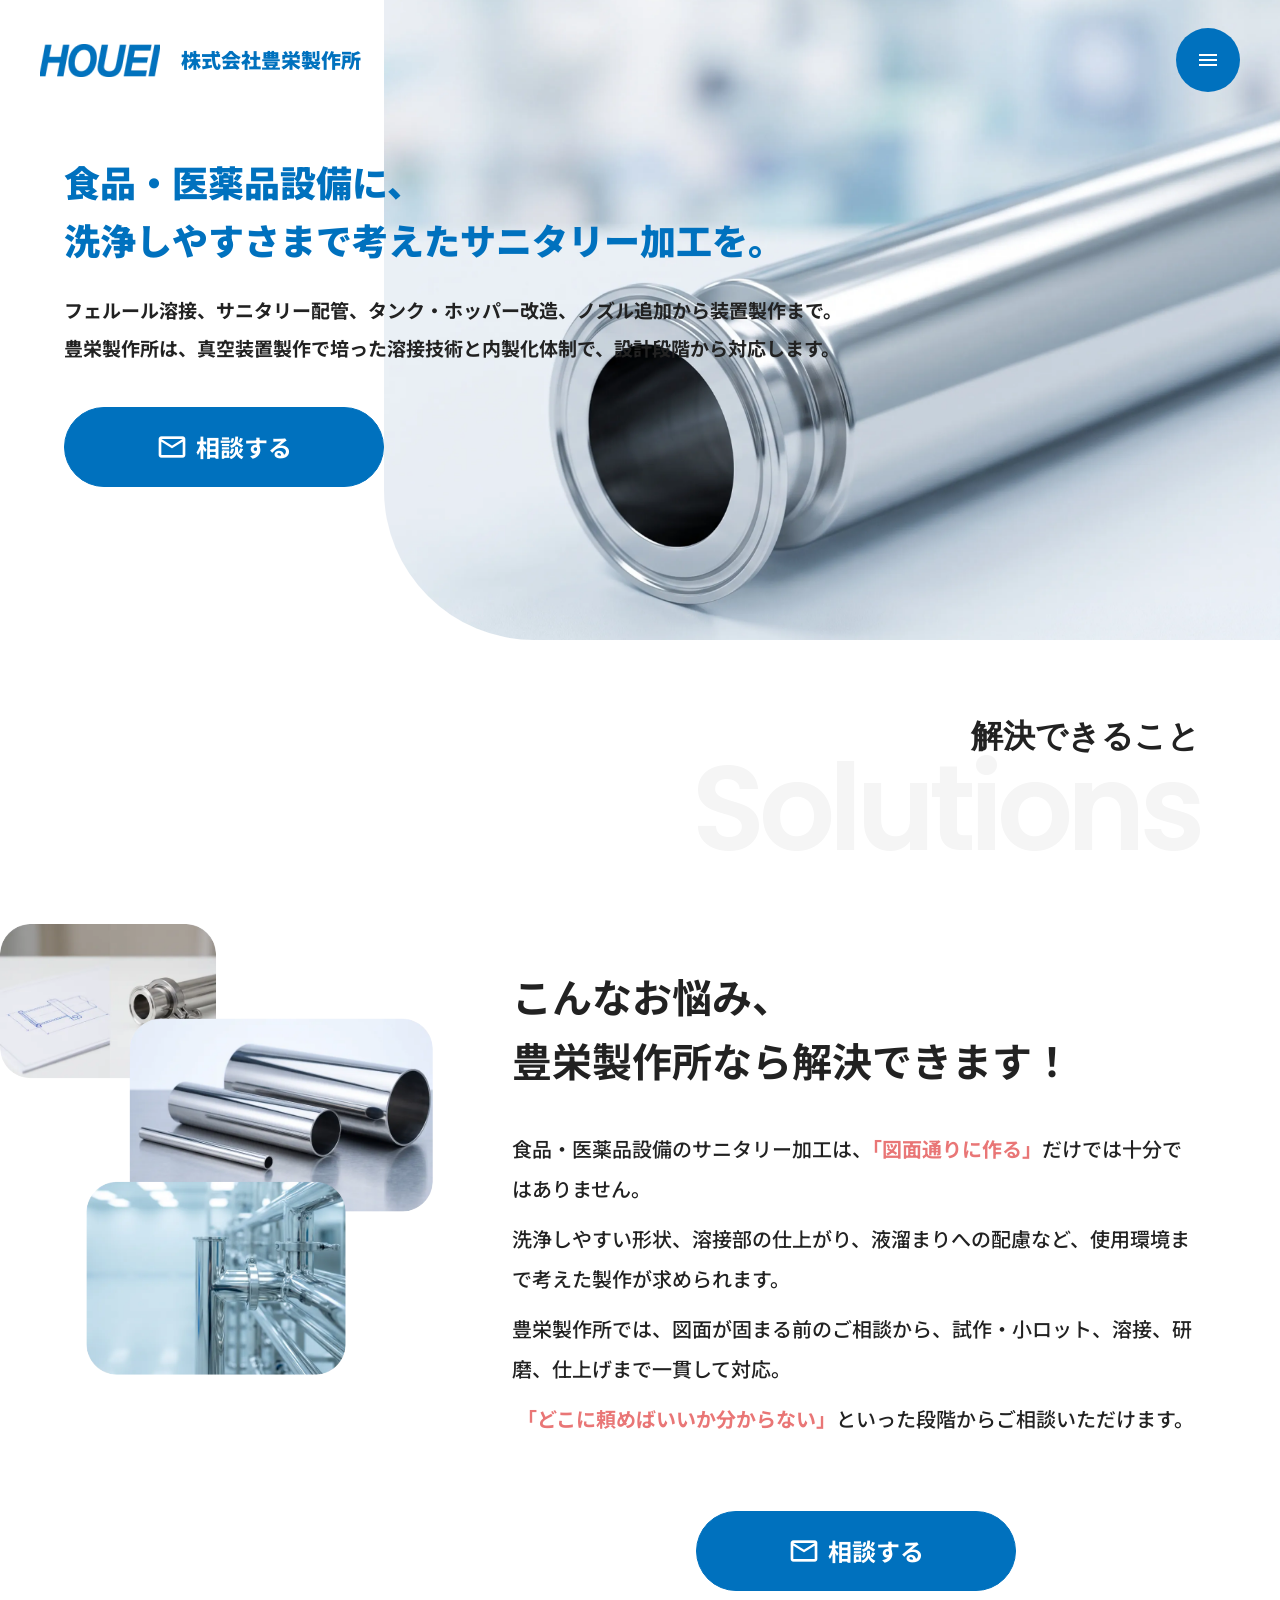
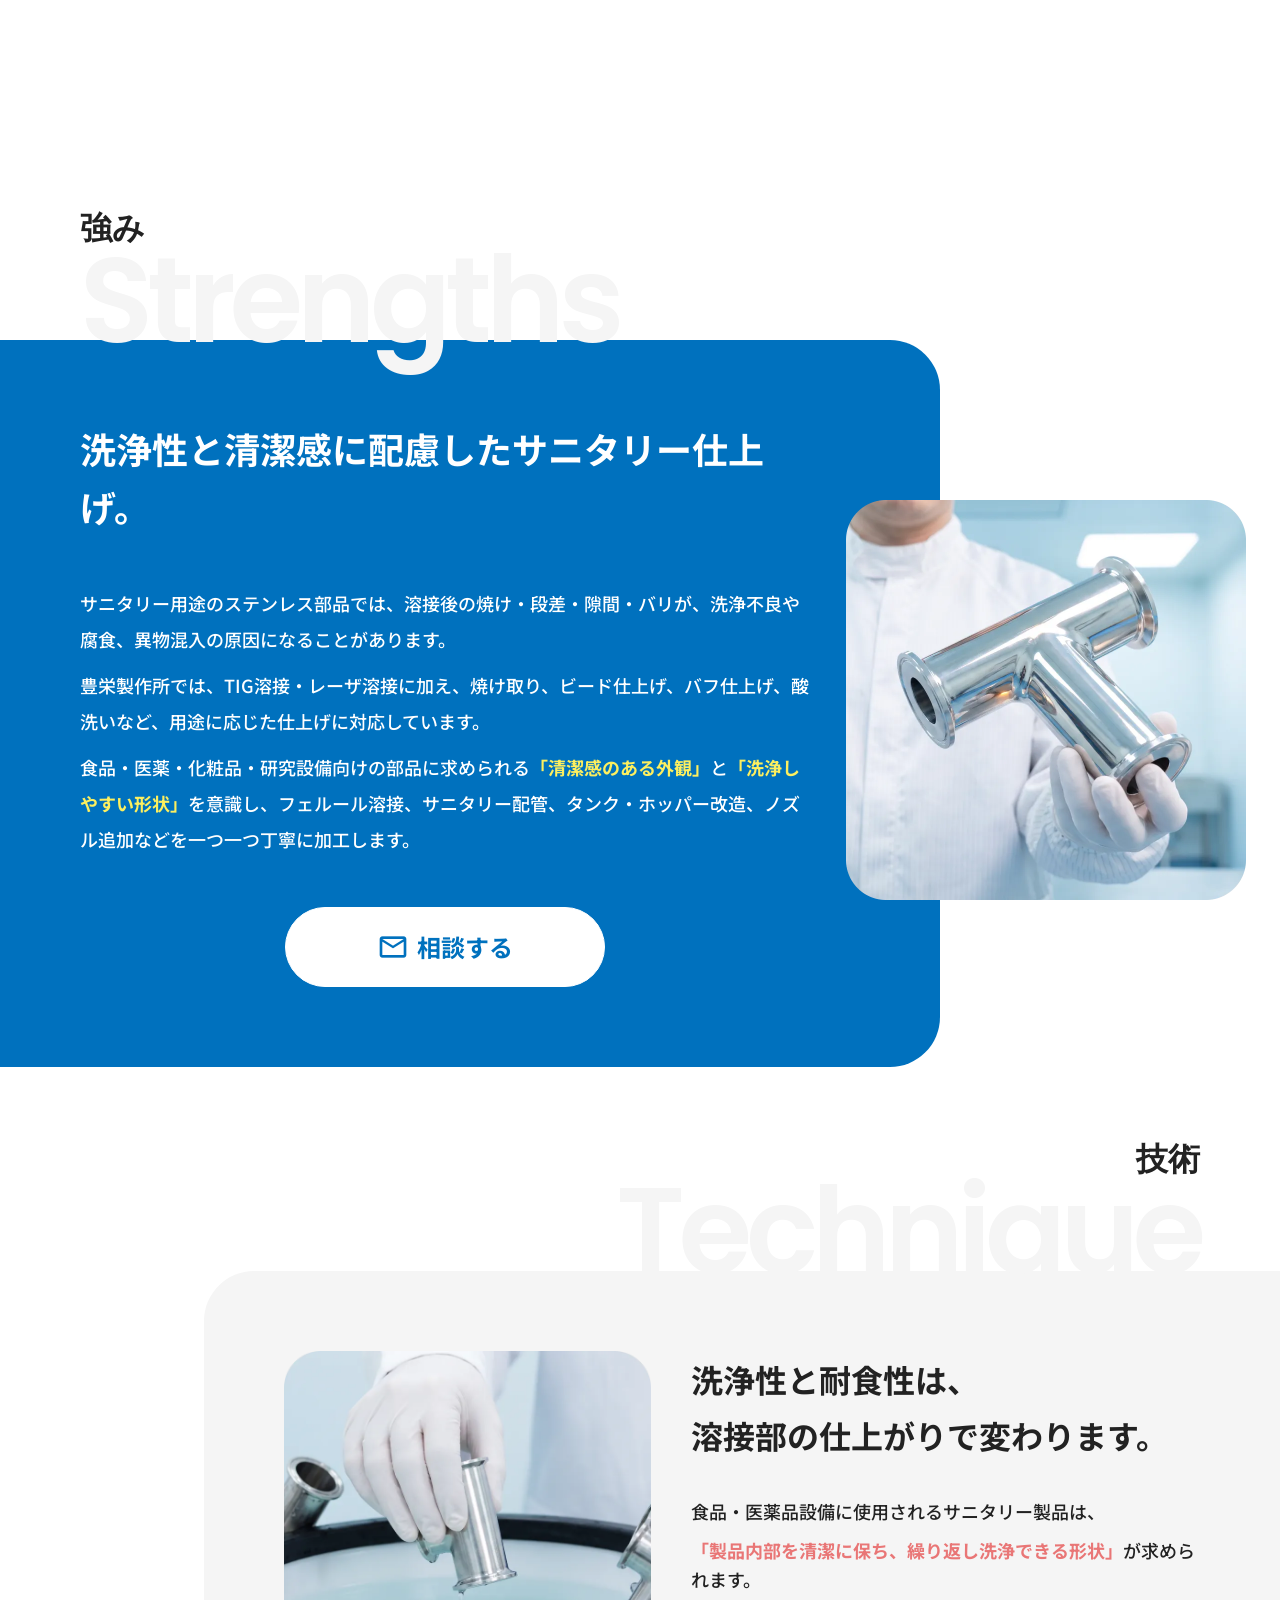
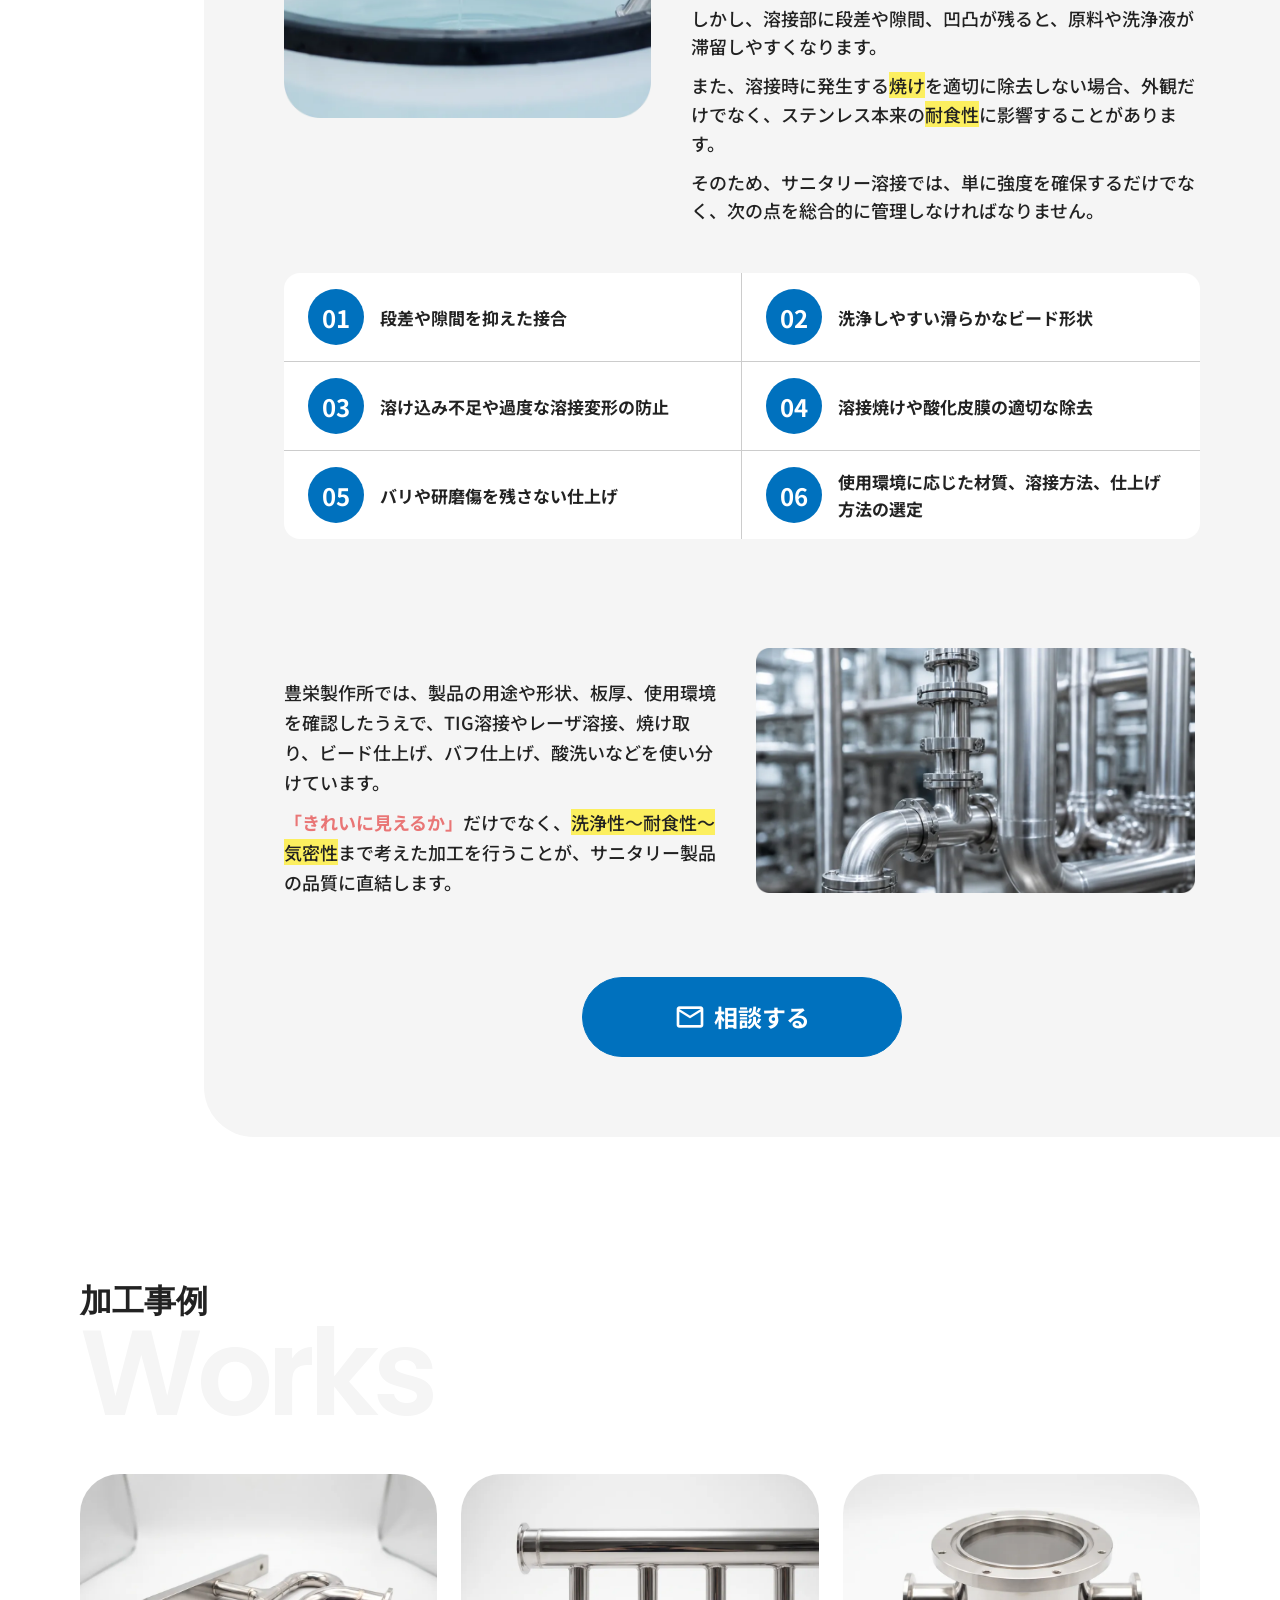
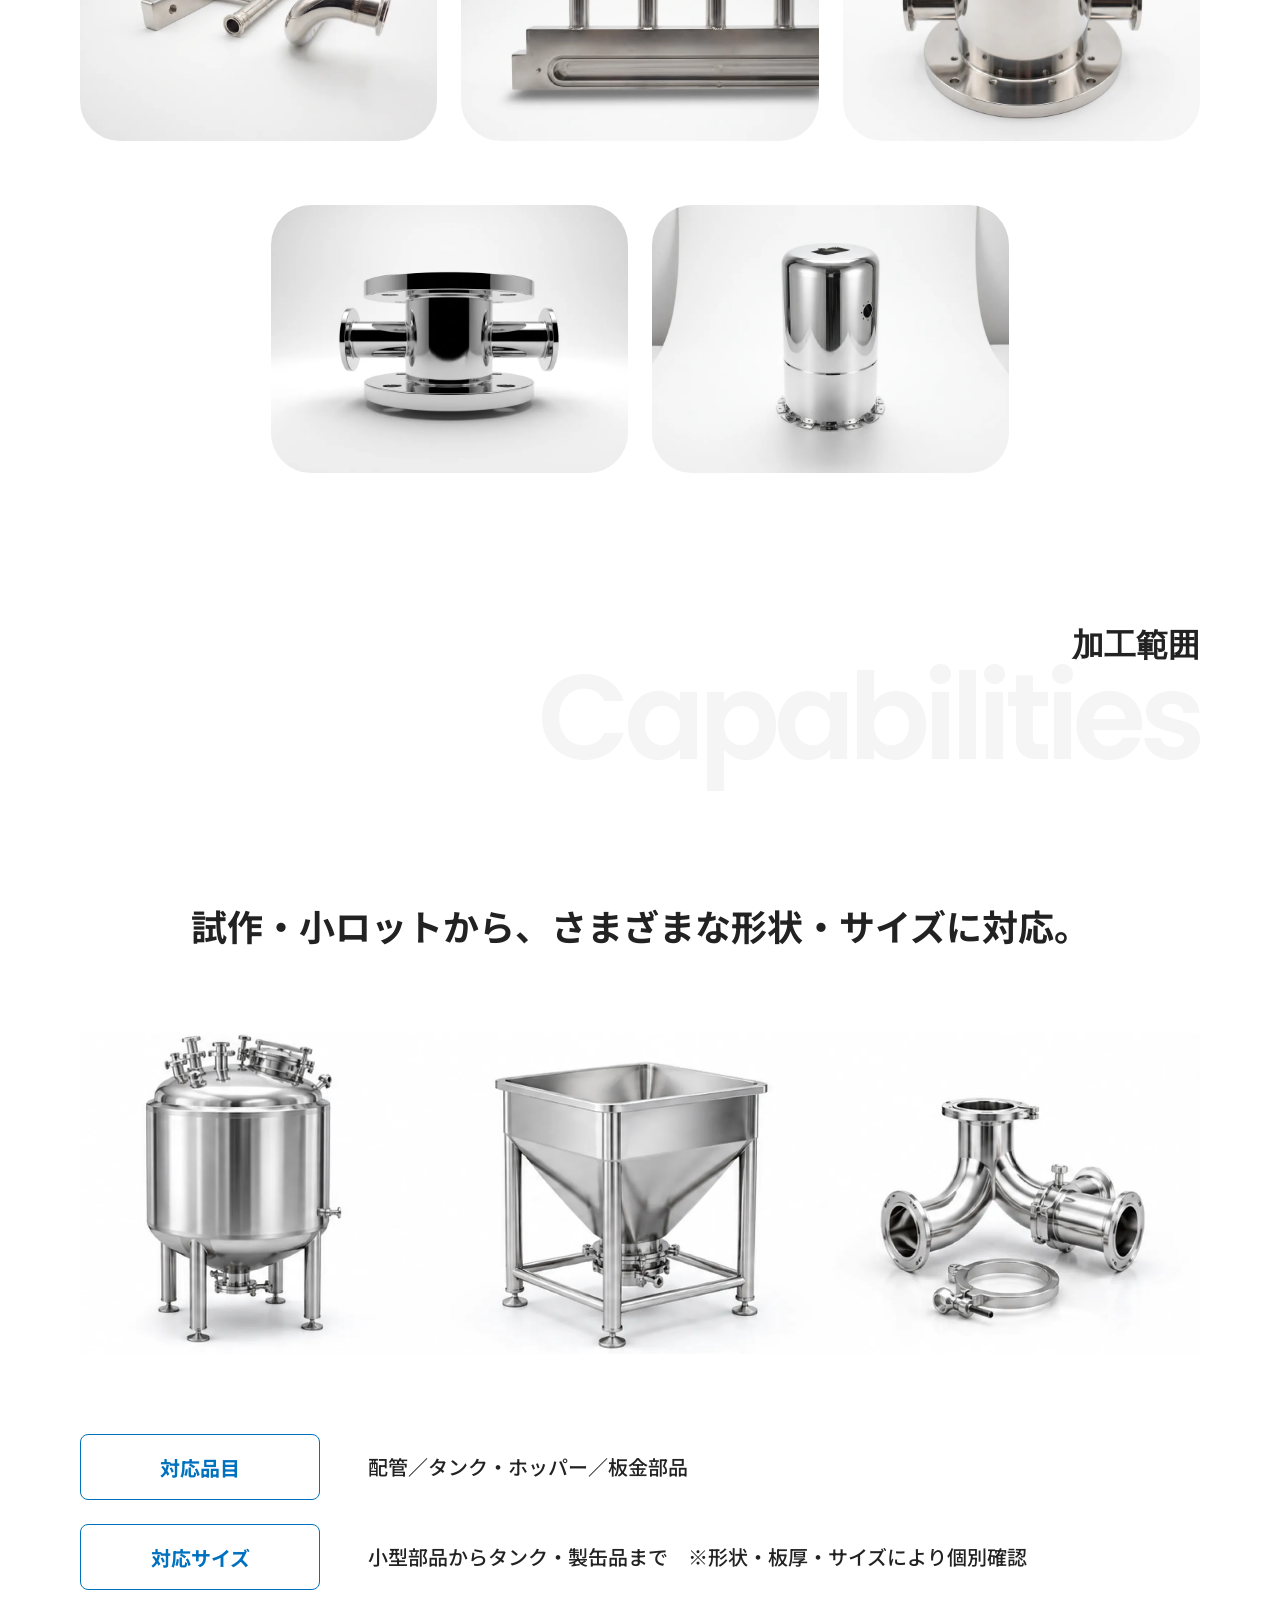
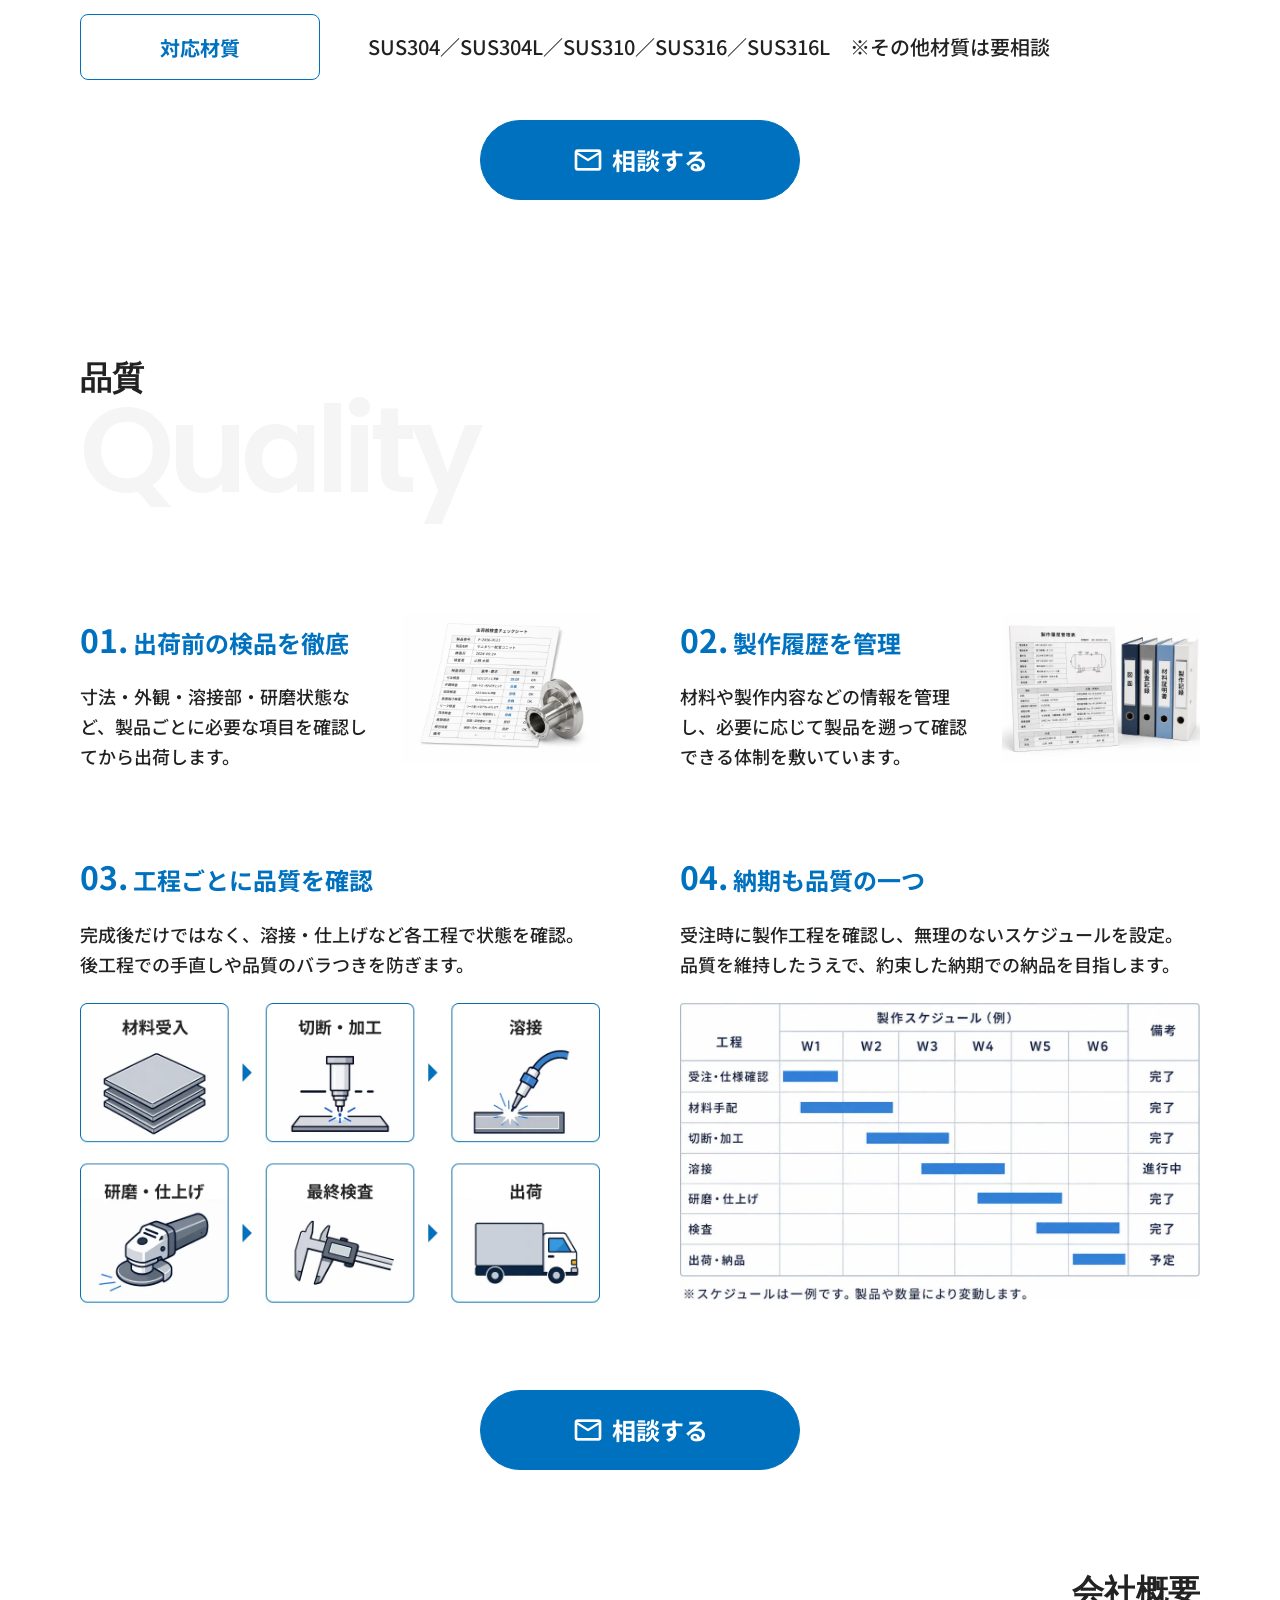
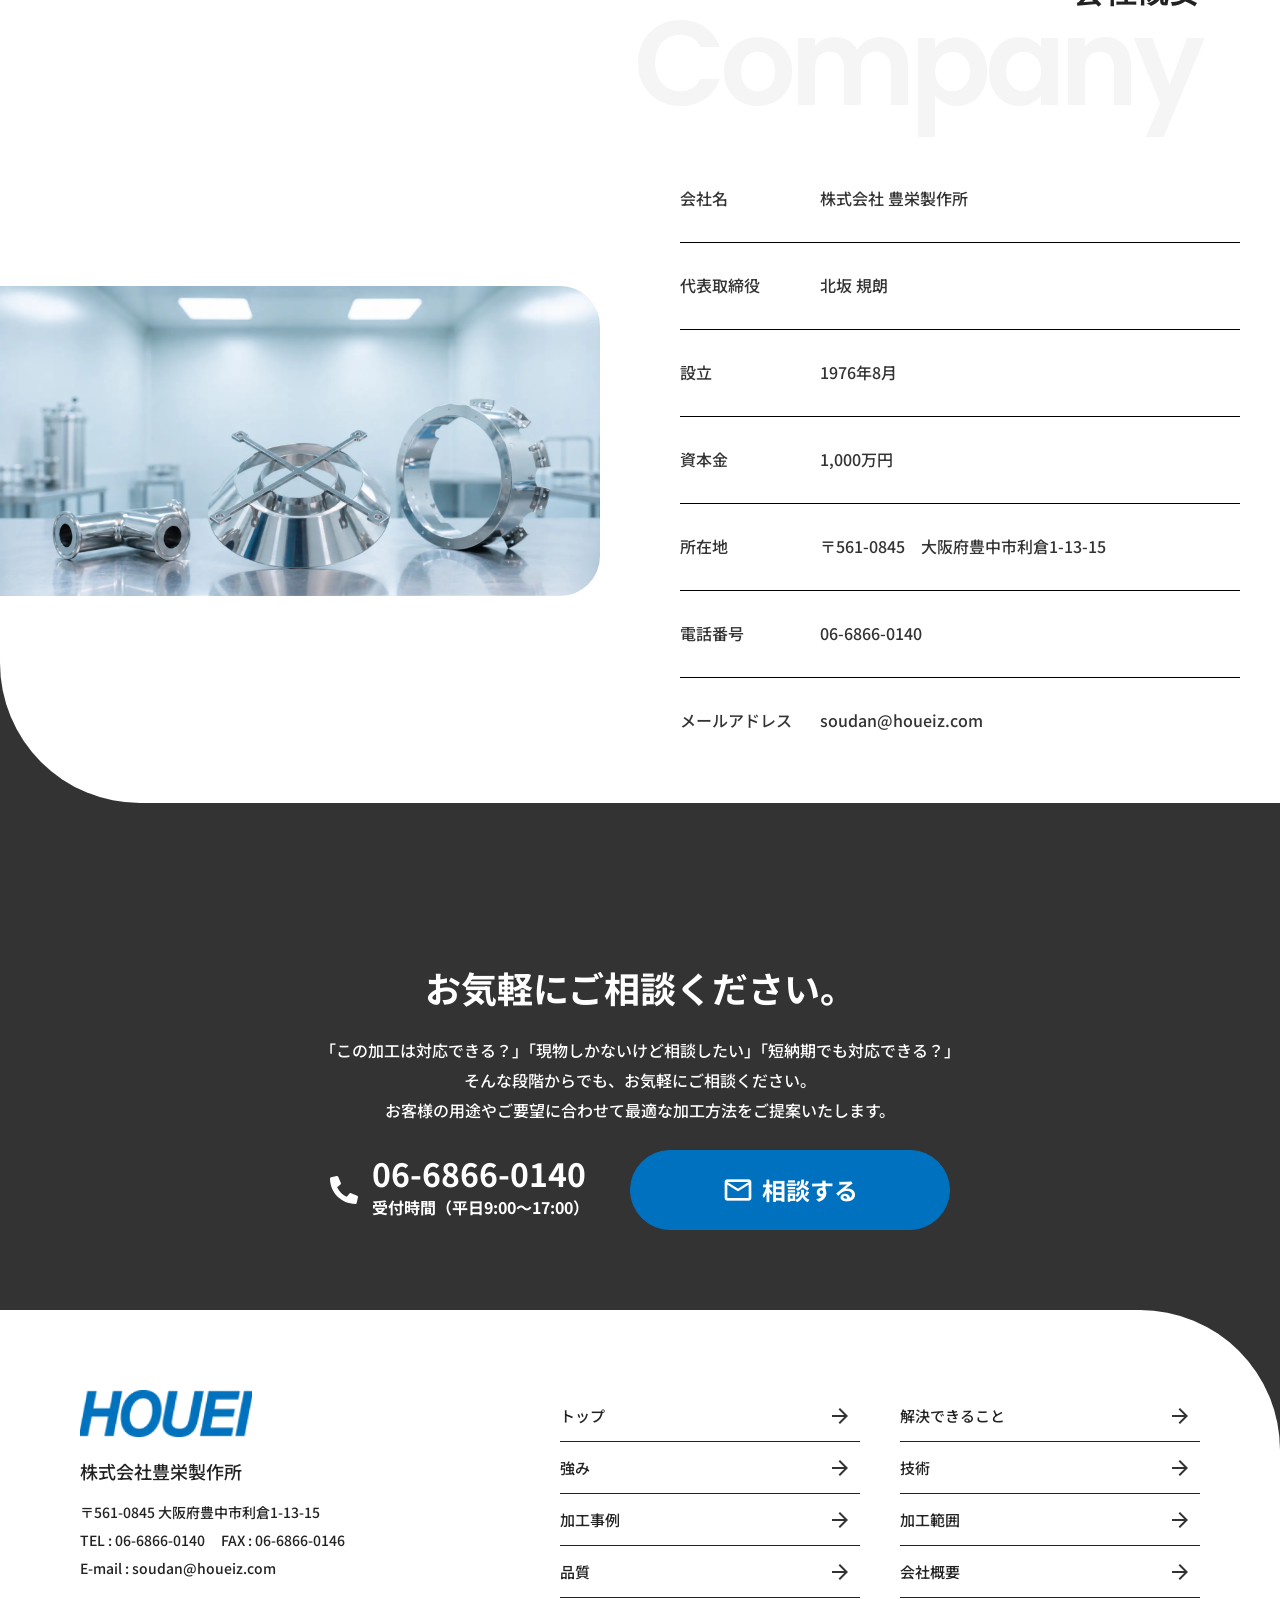
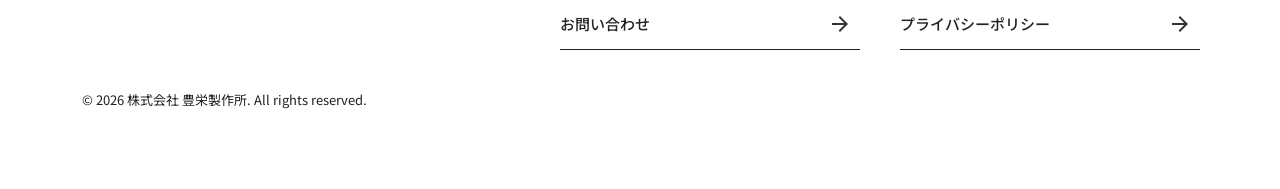
<file: src/index.html>
<!DOCTYPE html>
<html lang="ja">
<head>
  <meta charset="UTF-8">
  <meta name="viewport" content="width=device-width, initial-scale=1.0">
  <title>サニタリー加工・溶接・研磨なら豊栄製作所にお任せください！</title>
  <meta name="description" content="食品・医薬品設備に求められるサニタリー加工なら、豊栄製作所にお任せください！TIG溶接・レーザ溶接・焼け取り・研磨を組み合わせ、液溜まりや汚れが残りにくい、洗浄性を考慮したステンレス製品を製作します。">
  <link rel="preconnect" href="https://fonts.googleapis.com">
  <link rel="preconnect" href="https://fonts.gstatic.com" crossorigin>
  <link href="https://fonts.googleapis.com/css2?family=Noto+Sans+JP:wght@400;500;600;700;900&family=Poppins:wght@600&family=Inter:wght@700&family=Material+Symbols+Outlined:opsz,wght,FILL,GRAD@20..48,400,0,0&display=swap" rel="stylesheet">
  <link rel="stylesheet" href="assets/css/style.css?v=20260916b">
</head>
<body>

<header class="header">
  <a class="header__brand" href="./">
    <img class="header__logo" src="assets/images/logo.webp" width="240" height="66" alt="HOUEI">
    <span class="header__name">株式会社豊栄製作所</span>
  </a>
  <nav class="header__nav">
    <a href="./">トップ</a>
    <a href="#solutions">解決できること</a>
    <a href="#strengths">強み</a>
    <a href="#technique">技術</a>
    <a href="#works">加工事例</a>
    <a href="#capabilities">加工範囲</a>
    <a href="#quality">品質</a>
  </nav>
  <div class="header__right">
    <a class="header__contact" href="contact.html"><span class="material-symbols-outlined">mail_outline</span>お問い合わせ</a>
    <a class="header__tel" href="tel:06-6866-0140">
      <img src="assets/images/icon-phone.svg" width="28" height="28" alt="">
      <span class="header__tel-body"><span class="header__tel-num">06-6866-0140</span><span class="header__tel-hours">受付時間（平日9:00～17:00）</span></span>
    </a>
  </div>
  <button class="header__menu" type="button" aria-label="メニューを開く" data-menu-open>
    <span class="material-symbols-outlined">menu</span>
  </button>
</header>

<div class="menu" id="menu" hidden>
  <div class="menu__backdrop" data-menu-close></div>
  <div class="menu__panel">
    <div class="menu__head">
      <a class="menu__brand" href="./">
        <img src="assets/images/logo.webp" width="240" height="66" alt="HOUEI">
        <span>株式会社豊栄製作所</span>
      </a>
      <button class="menu__close" type="button" aria-label="メニューを閉じる" data-menu-close>
        <span class="material-symbols-outlined">clear</span>
      </button>
    </div>
    <nav class="menu__nav">
      <a href="./" data-menu-close><span class="menu__en">Top</span><span class="menu__ja">トップ</span></a>
      <a href="#solutions" data-menu-close><span class="menu__en">Solutions</span><span class="menu__ja">解決できること</span></a>
      <a href="#strengths" data-menu-close><span class="menu__en">Strengths</span><span class="menu__ja">強み</span></a>
      <a href="#technique" data-menu-close><span class="menu__en">Technique</span><span class="menu__ja">技術</span></a>
      <a href="#works" data-menu-close><span class="menu__en">Works</span><span class="menu__ja">加工事例</span></a>
      <a href="#capabilities" data-menu-close><span class="menu__en">Capabilities</span><span class="menu__ja">加工範囲</span></a>
      <a href="#quality" data-menu-close><span class="menu__en">Quality</span><span class="menu__ja">品質</span></a>
      <a href="#company" data-menu-close><span class="menu__en">Company</span><span class="menu__ja">会社概要</span></a>
    </nav>
    <a class="btn btn--primary menu__btn" href="contact.html"><span class="material-symbols-outlined">mail_outline</span>相談する</a>
    <a class="menu__tel" href="tel:06-6866-0140">
      <img src="assets/images/icon-phone.svg" width="28" height="28" alt="">
      <span class="menu__tel-body"><span class="menu__tel-num">06-6866-0140</span><span class="menu__tel-hours">受付時間（平日9:00～17:00）</span></span>
    </a>
  </div>
</div>

<main>

  <!-- Hero -->
  <section class="hero">
    <div class="hero__image"><img src="assets/images/hero.webp" alt="サニタリー配管のフェルール"></div>
    <div class="hero__body">
      <h1 class="hero__title">食品・医薬品設備に、<br>洗浄しやすさまで考えたサニタリー加工を。</h1>
      <p class="hero__lead">フェルール溶接、サニタリー配管、タンク・ホッパー改造、ノズル追加から装置製作まで。<br>豊栄製作所は、真空装置製作で培った溶接技術と内製化体制で、設計段階から対応します。</p>
      <a class="btn btn--primary" href="contact.html"><span class="material-symbols-outlined">mail_outline</span>相談する</a>
    </div>
  </section>

  <!-- Solutions -->
  <section class="section solutions" id="solutions">
    <div class="container">
      <div class="heading heading--right">
        <p class="heading__ja">解決できること</p>
        <p class="heading__en">Solutions</p>
      </div>
    </div>
    <div class="solutions__body">
        <div class="solutions__images"><div class="solutions__collage">
          <img class="solutions__img solutions__img--1" src="assets/images/solutions-1.webp" alt="">
          <img class="solutions__img solutions__img--2" src="assets/images/solutions-2.webp" alt="">
          <img class="solutions__img solutions__img--3" src="assets/images/solutions-3.webp" alt="">
        </div></div>
        <div class="solutions__text">
          <h2 class="solutions__title">こんなお悩み、<br>豊栄製作所なら解決できます！</h2>
          <div class="solutions__paras">
            <p>食品・医薬品設備のサニタリー加工は、<strong class="em-red">「図面通りに作る」</strong>だけでは十分ではありません。</p>
            <p>洗浄しやすい形状、溶接部の仕上がり、液溜まりへの配慮など、使用環境まで考えた製作が求められます。</p>
            <p>豊栄製作所では、図面が固まる前のご相談から、試作・小ロット、溶接、研磨、仕上げまで一貫して対応。</p>
            <p>&nbsp;<strong class="em-red">「どこに頼めばいいか分からない」</strong>といった段階からご相談いただけます。</p>
          </div>
          <div class="btn-wrap"><a class="btn btn--primary" href="contact.html"><span class="material-symbols-outlined">mail_outline</span>相談する</a></div>
        </div>
    </div>
  </section>

  <!-- Strengths -->
  <section class="section strengths" id="strengths">
    <div class="container">
      <div class="heading">
        <p class="heading__ja">強み</p>
        <p class="heading__en">Strengths</p>
      </div>
    </div>
    <div class="strengths__box">
      <div class="strengths__inner">
        <div class="strengths__text">
          <h2 class="strengths__title">洗浄性と清潔感に配慮したサニタリー仕上げ。</h2>
          <div class="strengths__paras">
            <p>サニタリー用途のステンレス部品では、溶接後の焼け・段差・隙間・バリが、洗浄不良や腐食、異物混入の原因になることがあります。</p>
            <p>豊栄製作所では、TIG溶接・レーザ溶接に加え、焼け取り、ビード仕上げ、バフ仕上げ、酸洗いなど、用途に応じた仕上げに対応しています。</p>
            <p>食品・医薬・化粧品・研究設備向けの部品に求められる<strong class="em-yellow">「清潔感のある外観」</strong>と<strong class="em-yellow">「洗浄しやすい形状」</strong>を意識し、フェルール溶接、サニタリー配管、タンク・ホッパー改造、ノズル追加などを一つ一つ丁寧に加工します。</p>
          </div>
          <div class="btn-wrap"><a class="btn btn--white" href="contact.html"><span class="material-symbols-outlined">mail_outline</span>相談する</a></div>
        </div>
        <img class="strengths__img" src="assets/images/strengths.webp" width="800" height="800" alt="">
      </div>
    </div>
  </section>

  <!-- Technique -->
  <section class="section technique" id="technique">
    <div class="container">
      <div class="heading heading--right">
        <p class="heading__ja">技術</p>
        <p class="heading__en">Technique</p>
      </div>
    </div>
    <div class="technique__box">
      <div class="technique__inner">
        <div class="technique__top">
          <img class="technique__img1" src="assets/images/technique-1.webp" width="800" height="800" alt="">
          <div class="technique__text">
            <h2 class="technique__title">洗浄性と耐食性は、<br>溶接部の仕上がりで変わります。</h2>
            <div class="technique__paras">
              <p>食品・医薬品設備に使用されるサニタリー製品は、</p>
              <p><strong class="em-red">「製品内部を清潔に保ち、繰り返し洗浄できる形状」</strong>が求められます。</p>
              <p>しかし、溶接部に段差や隙間、凹凸が残ると、原料や洗浄液が滞留しやすくなります。</p>
              <p>また、溶接時に発生する<em class="marker">焼け</em>を適切に除去しない場合、外観だけでなく、ステンレス本来の<em class="marker">耐食性</em>に影響することがあります。</p>
              <p>そのため、サニタリー溶接では、単に強度を確保するだけでなく、次の点を総合的に管理しなければなりません。</p>
            </div>
          </div>
        </div>
        <ol class="technique__list">
          <li><span class="technique__num">01</span><span class="technique__item">段差や隙間を抑えた接合</span></li>
          <li><span class="technique__num">02</span><span class="technique__item">洗浄しやすい滑らかなビード形状</span></li>
          <li><span class="technique__num">03</span><span class="technique__item">溶け込み不足や過度な溶接変形の防止</span></li>
          <li><span class="technique__num">04</span><span class="technique__item">溶接焼けや酸化皮膜の適切な除去</span></li>
          <li><span class="technique__num">05</span><span class="technique__item">バリや研磨傷を残さない仕上げ</span></li>
          <li><span class="technique__num">06</span><span class="technique__item">使用環境に応じた材質、溶接方法、仕上げ方法の選定</span></li>
        </ol>
        <div class="technique__bottom">
          <div class="technique__paras technique__paras--bottom">
            <p>豊栄製作所では、製品の用途や形状、板厚、使用環境を確認したうえで、TIG溶接やレーザ溶接、焼け取り、ビード仕上げ、バフ仕上げ、酸洗いなどを使い分けています。</p>
            <p><strong class="em-red">「きれいに見えるか」</strong>だけでなく、<em class="marker">洗浄性～耐食性～気密性</em>まで考えた加工を行うことが、サニタリー製品の品質に直結します。</p>
          </div>
          <img class="technique__img2" src="assets/images/technique-2.webp" width="1042" height="580" alt="">
        </div>
        <div class="btn-wrap"><a class="btn btn--primary" href="contact.html"><span class="material-symbols-outlined">mail_outline</span>相談する</a></div>
      </div>
    </div>
  </section>

  <!-- Works -->
  <section class="section works" id="works">
    <div class="works__inner">
      <div class="heading">
        <p class="heading__ja">加工事例</p>
        <p class="heading__en">Works</p>
      </div>
      <div class="works__grid">
        <img src="assets/images/works-1.webp" width="1000" height="748" alt="加工事例1">
        <img src="assets/images/works-2.webp" width="1000" height="748" alt="加工事例2">
        <img src="assets/images/works-3.webp" width="1000" height="748" alt="加工事例3">
        <img src="assets/images/works-4.webp" width="1002" height="748" alt="加工事例4">
        <img src="assets/images/works-5.webp" width="1000" height="748" alt="加工事例5">
      </div>
    </div>
  </section>

  <!-- Capabilities -->
  <section class="section capabilities" id="capabilities">
    <div class="container">
      <div class="heading heading--right">
        <p class="heading__ja">加工範囲</p>
        <p class="heading__en">Capabilities</p>
      </div>
      <p class="capabilities__lead">試作・小ロットから、さまざまな形状・サイズに対応。</p>
      <img class="capabilities__img" src="assets/images/capabilities.webp" width="2229" height="640" alt="対応品目">
      <dl class="capabilities__list">
        <div class="capabilities__row">
          <dt>対応品目</dt>
          <dd><span>配管／タンク・ホッパー／板金部品</span></dd>
        </div>
        <div class="capabilities__row">
          <dt>対応サイズ</dt>
          <dd><span>小型部品からタンク・製缶品まで</span><span class="capabilities__note">※形状・板厚・サイズにより個別確認</span></dd>
        </div>
        <div class="capabilities__row">
          <dt>対応材質</dt>
          <dd><span>SUS304／SUS304L／SUS310／SUS316／SUS316L</span><span class="capabilities__note">※その他材質は要相談</span></dd>
        </div>
      </dl>
      <div class="btn-wrap"><a class="btn btn--primary" href="contact.html"><span class="material-symbols-outlined">mail_outline</span>相談する</a></div>
    </div>
  </section>

  <!-- Quality -->
  <section class="section quality" id="quality">
    <div class="container">
      <div class="heading">
        <p class="heading__ja">品質</p>
        <p class="heading__en">Quality</p>
      </div>
      <div class="quality__grid">
        <div class="quality__item quality__item--side">
          <div class="quality__text">
            <h3 class="quality__title"><strong>01.</strong> 出荷前の検品を徹底</h3>
            <p>寸法・外観・溶接部・研磨状態など、製品ごとに必要な項目を確認してから出荷します。</p>
          </div>
          <img src="assets/images/quality-1.webp" width="552" height="414" alt="">
        </div>
        <div class="quality__item quality__item--side">
          <div class="quality__text">
            <h3 class="quality__title"><strong>02.</strong> 製作履歴を管理</h3>
            <p>材料や製作内容などの情報を管理し、必要に応じて製品を遡って確認できる体制を敷いています。</p>
          </div>
          <img src="assets/images/quality-2.webp" width="464" height="348" alt="">
        </div>
        <div class="quality__item">
          <h3 class="quality__title"><strong>03.</strong> 工程ごとに品質を確認</h3>
          <p>完成後だけではなく、溶接・仕上げなど各工程で状態を確認。<br>後工程での手直しや品質のバラつきを防ぎます。</p>
          <img class="quality__wide" src="assets/images/quality-3.webp" width="1120" height="662" alt="製作工程">
        </div>
        <div class="quality__item">
          <h3 class="quality__title"><strong>04.</strong> 納期も品質の一つ</h3>
          <p>受注時に製作工程を確認し、無理のないスケジュールを設定。<br>品質を維持したうえで、約束した納期での納品を目指します。</p>
          <img class="quality__wide" src="assets/images/quality-4.webp" width="1120" height="641" alt="製作スケジュール（例）">
        </div>
      </div>
      <div class="btn-wrap"><a class="btn btn--primary" href="contact.html"><span class="material-symbols-outlined">mail_outline</span>相談する</a></div>
    </div>
  </section>

  <!-- Company + Contact -->
  <div class="lower">
    <section class="section company" id="company">
      <div class="container">
        <div class="heading heading--right">
          <p class="heading__ja">会社概要</p>
          <p class="heading__en">Company</p>
        </div>
      </div>
      <div class="company__body">
        <div class="company__img"><img src="assets/images/company.webp" width="1800" height="930" alt="工場内の製品"></div>
        <dl class="company__table">
          <div><dt>会社名</dt><dd>株式会社 豊栄製作所</dd></div>
          <div><dt>代表取締役</dt><dd>北坂 規朗</dd></div>
          <div><dt>設立</dt><dd>1976年8月</dd></div>
          <div><dt>資本金</dt><dd>1,000万円</dd></div>
          <div><dt>所在地</dt><dd><span>〒561-0845</span><span>大阪府豊中市利倉1-13-15</span></dd></div>
          <div><dt>電話番号</dt><dd><a href="tel:06-6866-0140">06-6866-0140</a></dd></div>
          <div><dt>メールアドレス</dt><dd><a href="mailto:soudan@houeiz.com">soudan@houeiz.com</a></dd></div>
        </dl>
      </div>
    </section>

    <section class="contact" id="contact">
      <div class="contact__inner">
        <p class="contact__title">お気軽にご相談ください。</p>
        <div class="contact__body">
          <p class="contact__lead">「この加工は対応できる？」「現物しかないけど相談したい」「短納期でも対応できる？」<br>そんな段階からでも、お気軽にご相談ください。<br>お客様の用途やご要望に合わせて最適な加工方法をご提案いたします。</p>
          <div class="contact__actions">
            <a class="contact__tel" href="tel:06-6866-0140">
              <img src="assets/images/icon-phone-white.svg" width="28" height="28" alt="">
              <span class="contact__tel-body"><span class="contact__tel-num">06-6866-0140</span><span class="contact__tel-hours">受付時間（平日9:00～17:00）</span></span>
            </a>
            <a class="btn btn--primary" href="contact.html"><span class="material-symbols-outlined">mail_outline</span>相談する</a>
          </div>
        </div>
      </div>
    </section>

    <footer class="footer">
      <div class="footer__inner">
        <div class="footer__info">
          <a href="./"><img class="footer__logo" src="assets/images/logo.webp" width="240" height="66" alt="HOUEI"></a>
          <p class="footer__name">株式会社豊栄製作所</p>
          <p class="footer__addr">〒561-0845 大阪府豊中市利倉1-13-15</p>
          <p class="footer__tel"><a href="tel:06-6866-0140">TEL : 06-6866-0140</a><span>FAX : 06-6866-0146</span></p>
          <p class="footer__mail"><a href="mailto:soudan@houeiz.com">E-mail : soudan@houeiz.com</a></p>
        </div>
        <nav class="footer__nav">
          <a href="./">トップ<span class="material-symbols-outlined">arrow_forward</span></a>
          <a href="#solutions">解決できること<span class="material-symbols-outlined">arrow_forward</span></a>
          <a href="#strengths">強み<span class="material-symbols-outlined">arrow_forward</span></a>
          <a href="#technique">技術<span class="material-symbols-outlined">arrow_forward</span></a>
          <a href="#works">加工事例<span class="material-symbols-outlined">arrow_forward</span></a>
          <a href="#capabilities">加工範囲<span class="material-symbols-outlined">arrow_forward</span></a>
          <a href="#quality">品質<span class="material-symbols-outlined">arrow_forward</span></a>
          <a href="#company">会社概要<span class="material-symbols-outlined">arrow_forward</span></a>
          <a href="contact.html">お問い合わせ<span class="material-symbols-outlined">arrow_forward</span></a>
          <a href="privacy-policy.html">プライバシーポリシー<span class="material-symbols-outlined">arrow_forward</span></a>
        </nav>
      </div>
      <div class="container"><p class="footer__copy">©︎ 2026 株式会社 豊栄製作所. All rights reserved.</p></div>
    </footer>
  </div>

</main>

<script src="assets/js/main.js?v=20260916b"></script>
</body>
</html>
</file>
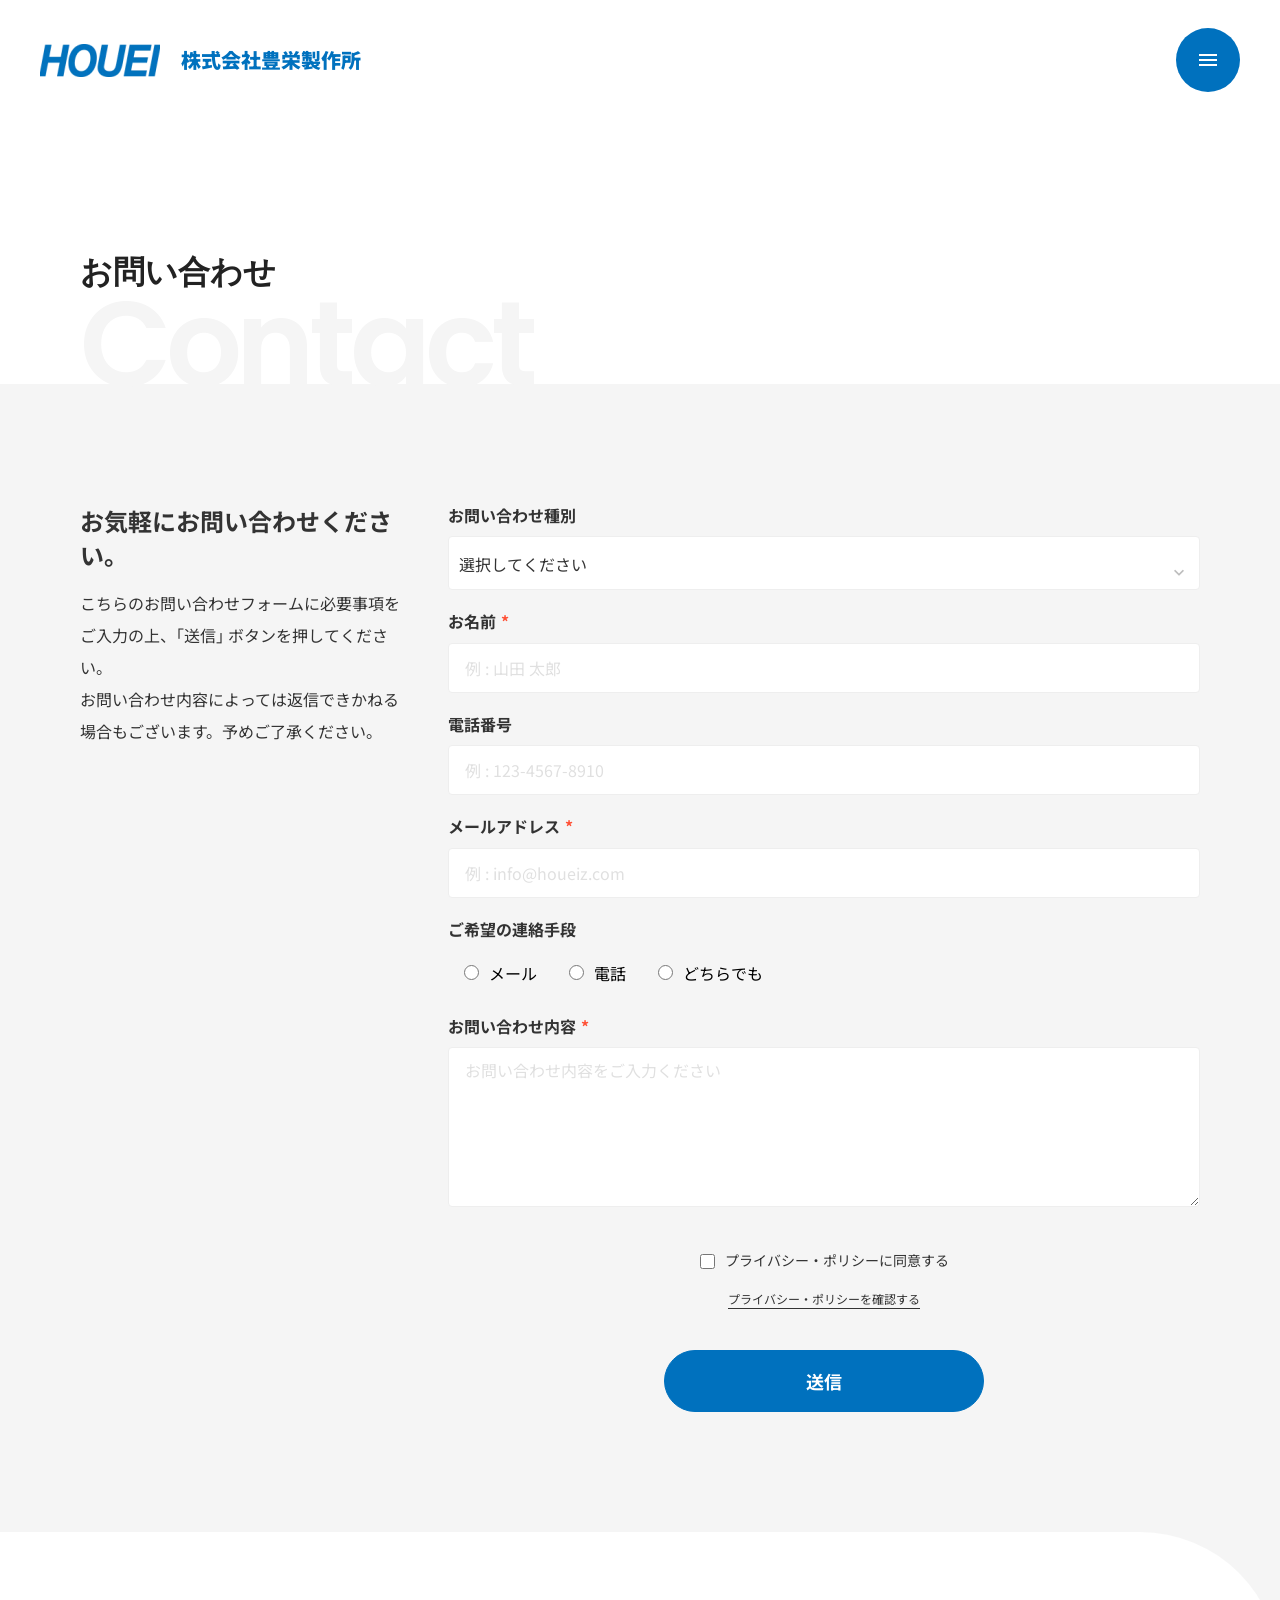
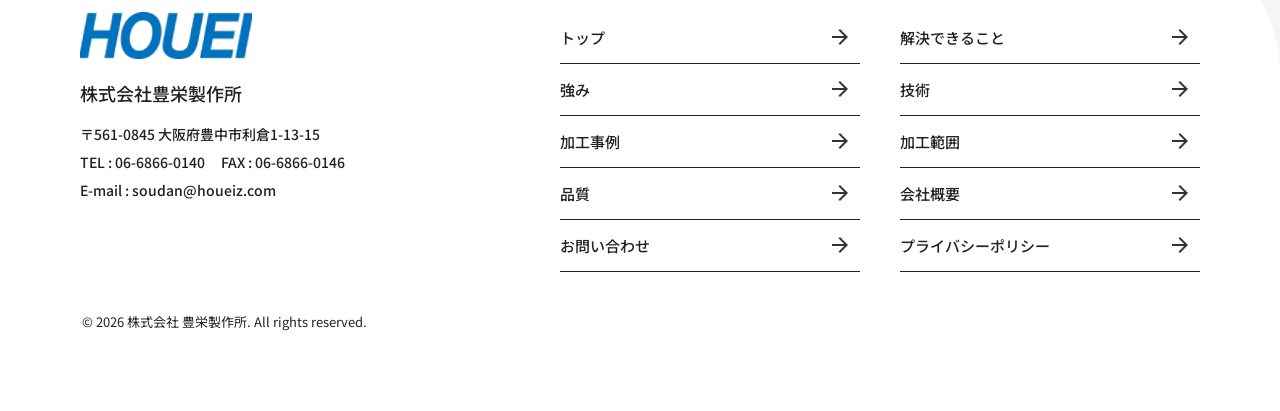
<file: src/contact.html>
<!DOCTYPE html>
<html lang="ja">
<head>
  <meta charset="UTF-8">
  <meta name="viewport" content="width=device-width, initial-scale=1.0">
  <title>お問い合わせ | 豊栄製作所</title>
  <meta name="description" content="株式会社豊栄製作所へのお問い合わせフォームです。サニタリー加工・溶接・研磨のご相談、お見積もり、資料請求はこちらから。">
  <link rel="preconnect" href="https://fonts.googleapis.com">
  <link rel="preconnect" href="https://fonts.gstatic.com" crossorigin>
  <link href="https://fonts.googleapis.com/css2?family=Noto+Sans+JP:wght@400;500;600;700;900&family=Poppins:wght@600&family=Inter:wght@700&family=Material+Symbols+Outlined:opsz,wght,FILL,GRAD@20..48,400,0,0&display=swap" rel="stylesheet">
  <link rel="stylesheet" href="assets/css/style.css?v=20260916b">
</head>
<body class="subpage">

<header class="header">
  <a class="header__brand" href="index.html">
    <img class="header__logo" src="assets/images/logo.webp" width="240" height="66" alt="HOUEI">
    <span class="header__name">株式会社豊栄製作所</span>
  </a>
  <nav class="header__nav">
    <a href="index.html">トップ</a>
    <a href="index.html#solutions">解決できること</a>
    <a href="index.html#strengths">強み</a>
    <a href="index.html#technique">技術</a>
    <a href="index.html#works">加工事例</a>
    <a href="index.html#capabilities">加工範囲</a>
    <a href="index.html#quality">品質</a>
  </nav>
  <div class="header__right">
    <a class="header__contact" href="contact.html"><span class="material-symbols-outlined">mail_outline</span>お問い合わせ</a>
    <a class="header__tel" href="tel:06-6866-0140">
      <img src="assets/images/icon-phone.svg" width="28" height="28" alt="">
      <span class="header__tel-body"><span class="header__tel-num">06-6866-0140</span><span class="header__tel-hours">受付時間（平日9:00～17:00）</span></span>
    </a>
  </div>
  <button class="header__menu" type="button" aria-label="メニューを開く" data-menu-open>
    <span class="material-symbols-outlined">menu</span>
  </button>
</header>

<div class="menu" id="menu" hidden>
  <div class="menu__backdrop" data-menu-close></div>
  <div class="menu__panel">
    <div class="menu__head">
      <a class="menu__brand" href="index.html">
        <img src="assets/images/logo.webp" width="240" height="66" alt="HOUEI">
        <span>株式会社豊栄製作所</span>
      </a>
      <button class="menu__close" type="button" aria-label="メニューを閉じる" data-menu-close>
        <span class="material-symbols-outlined">clear</span>
      </button>
    </div>
    <nav class="menu__nav">
      <a href="index.html" data-menu-close><span class="menu__en">Top</span><span class="menu__ja">トップ</span></a>
      <a href="index.html#solutions" data-menu-close><span class="menu__en">Solutions</span><span class="menu__ja">解決できること</span></a>
      <a href="index.html#strengths" data-menu-close><span class="menu__en">Strengths</span><span class="menu__ja">強み</span></a>
      <a href="index.html#technique" data-menu-close><span class="menu__en">Technique</span><span class="menu__ja">技術</span></a>
      <a href="index.html#works" data-menu-close><span class="menu__en">Works</span><span class="menu__ja">加工事例</span></a>
      <a href="index.html#capabilities" data-menu-close><span class="menu__en">Capabilities</span><span class="menu__ja">加工範囲</span></a>
      <a href="index.html#quality" data-menu-close><span class="menu__en">Quality</span><span class="menu__ja">品質</span></a>
      <a href="index.html#company" data-menu-close><span class="menu__en">Company</span><span class="menu__ja">会社概要</span></a>
    </nav>
    <a class="btn btn--primary menu__btn" href="contact.html"><span class="material-symbols-outlined">mail_outline</span>相談する</a>
    <a class="menu__tel" href="tel:06-6866-0140">
      <img src="assets/images/icon-phone.svg" width="28" height="28" alt="">
      <span class="menu__tel-body"><span class="menu__tel-num">06-6866-0140</span><span class="menu__tel-hours">受付時間（平日9:00～17:00）</span></span>
    </a>
  </div>
</div>

<main>
  <section class="page-head">
    <div class="container">
      <div class="heading">
        <p class="heading__ja">お問い合わせ</p>
        <p class="heading__en">Contact</p>
      </div>
    </div>
  </section>
  <section class="page-body">
    <div class="container contact-page">
      <div class="contact-intro">
        <p class="contact-intro__title">お気軽にお問い合わせください。</p>
        <p class="contact-intro__text">こちらのお問い合わせフォームに必要事項をご入力の上、｢送信｣ ボタンを押してください。<br>お問い合わせ内容によっては返信できかねる場合もございます。予めご了承ください。</p>
      </div>
      <form class="form" id="contact-form" method="post" action="https://formspree.io/f/YOUR_FORM_ID" data-fallback-mail="soudan@houeiz.com" novalidate>
        <label class="field">
          <span class="field__label">お問い合わせ種別</span>
          <span class="field__select">
            <select name="お問い合わせ種別">
              <option value="">選択してください</option>
              <option value="ご相談">ご相談</option>
              <option value="お見積もり">お見積もり</option>
              <option value="資料請求">資料請求</option>
              <option value="その他">その他</option>
            </select>
            <span class="material-symbols-outlined">keyboard_arrow_down</span>
          </span>
        </label>
        <label class="field">
          <span class="field__label">お名前<span class="field__req">*</span></span>
          <input type="text" name="お名前" placeholder="例 : 山田 太郎" required autocomplete="name">
        </label>
        <label class="field">
          <span class="field__label">電話番号</span>
          <input type="tel" name="電話番号" placeholder="例 : 123-4567-8910" autocomplete="tel">
        </label>
        <label class="field">
          <span class="field__label">メールアドレス<span class="field__req">*</span></span>
          <input type="email" name="メールアドレス" placeholder="例 : info@houeiz.com" required autocomplete="email">
        </label>
        <div class="field">
          <span class="field__label">ご希望の連絡手段</span>
          <div class="field__radios">
            <label class="radio"><input type="radio" name="ご希望の連絡手段" value="メール"><span>メール</span></label>
            <label class="radio"><input type="radio" name="ご希望の連絡手段" value="電話"><span>電話</span></label>
            <label class="radio"><input type="radio" name="ご希望の連絡手段" value="どちらでも"><span>どちらでも</span></label>
          </div>
        </div>
        <label class="field">
          <span class="field__label">お問い合わせ内容<span class="field__req">*</span></span>
          <textarea name="お問い合わせ内容" placeholder="お問い合わせ内容をご入力ください" required></textarea>
        </label>
        <div class="form__consent">
          <label class="checkbox"><input type="checkbox" name="プライバシー・ポリシーに同意する" required><span>プライバシー・ポリシーに同意する</span></label>
          <a class="form__policy-link" href="privacy-policy.html" target="_blank" rel="noopener">プライバシー・ポリシーを確認する</a>
        </div>
        <p class="form__error" id="form-error" hidden>必須項目をご入力のうえ、プライバシー・ポリシーに同意してください。</p>
        <div class="form__submit"><button class="form__button" type="submit">送信</button></div>
      </form>
      <div class="form-done" id="form-done" hidden>
        <p class="form-done__title">送信が完了しました。</p>
        <p class="form-done__text">お問い合わせいただきありがとうございます。<br>内容を確認のうえ、担当者よりご連絡いたします。</p>
        <div class="btn-wrap"><a class="btn btn--primary" href="index.html">トップへ戻る</a></div>
      </div>
    </div>
  </section>

  <div class="lower lower--sub">
    <footer class="footer">
      <div class="footer__inner">
        <div class="footer__info">
          <a href="index.html"><img class="footer__logo" src="assets/images/logo.webp" width="240" height="66" alt="HOUEI"></a>
          <p class="footer__name">株式会社豊栄製作所</p>
          <p class="footer__addr">〒561-0845 大阪府豊中市利倉1-13-15</p>
          <p class="footer__tel"><a href="tel:06-6866-0140">TEL : 06-6866-0140</a><span>FAX : 06-6866-0146</span></p>
          <p class="footer__mail"><a href="mailto:soudan@houeiz.com">E-mail : soudan@houeiz.com</a></p>
        </div>
        <nav class="footer__nav">
          <a href="index.html">トップ<span class="material-symbols-outlined">arrow_forward</span></a>
          <a href="index.html#solutions">解決できること<span class="material-symbols-outlined">arrow_forward</span></a>
          <a href="index.html#strengths">強み<span class="material-symbols-outlined">arrow_forward</span></a>
          <a href="index.html#technique">技術<span class="material-symbols-outlined">arrow_forward</span></a>
          <a href="index.html#works">加工事例<span class="material-symbols-outlined">arrow_forward</span></a>
          <a href="index.html#capabilities">加工範囲<span class="material-symbols-outlined">arrow_forward</span></a>
          <a href="index.html#quality">品質<span class="material-symbols-outlined">arrow_forward</span></a>
          <a href="index.html#company">会社概要<span class="material-symbols-outlined">arrow_forward</span></a>
          <a href="contact.html">お問い合わせ<span class="material-symbols-outlined">arrow_forward</span></a>
          <a href="privacy-policy.html">プライバシーポリシー<span class="material-symbols-outlined">arrow_forward</span></a>
        </nav>
      </div>
      <div class="container"><p class="footer__copy">©︎ 2026 株式会社 豊栄製作所. All rights reserved.</p></div>
    </footer>
  </div>
</main>

<script src="assets/js/main.js?v=20260916b"></script>
</body>
</html>
</file>
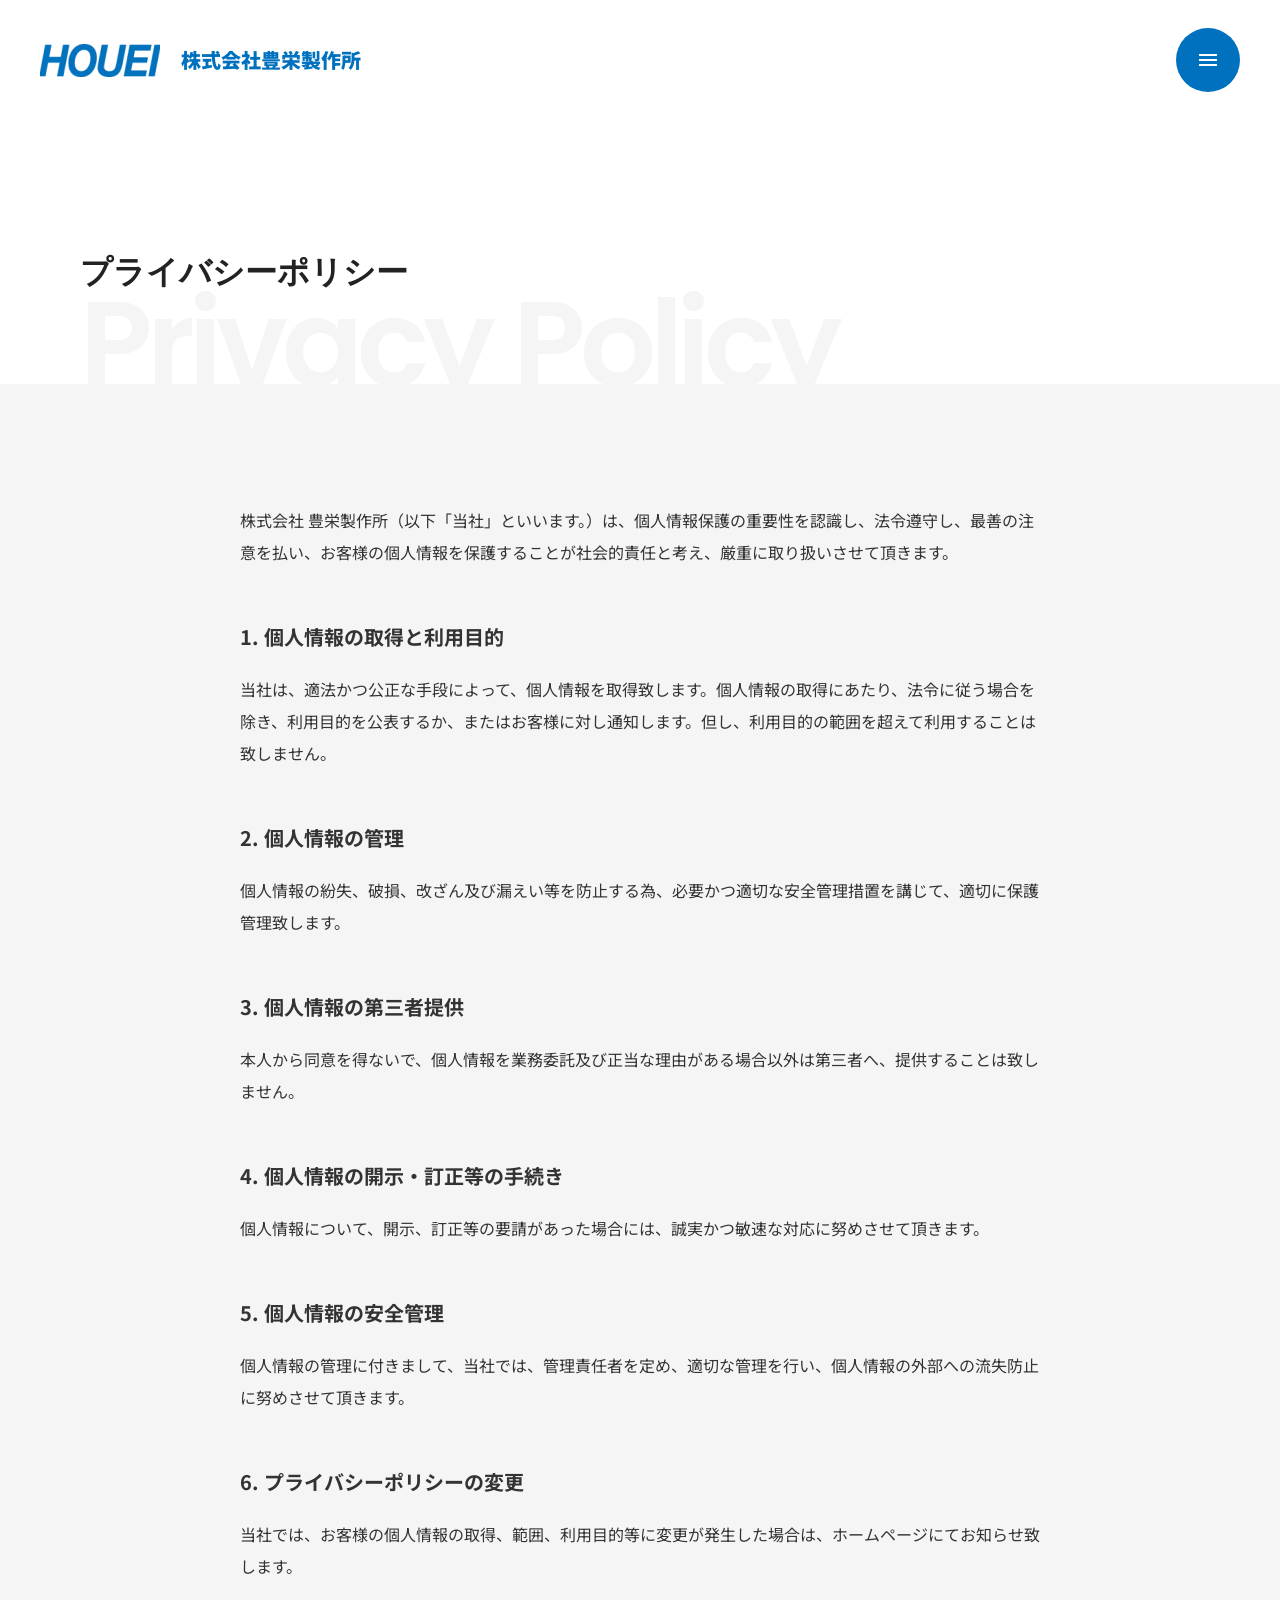
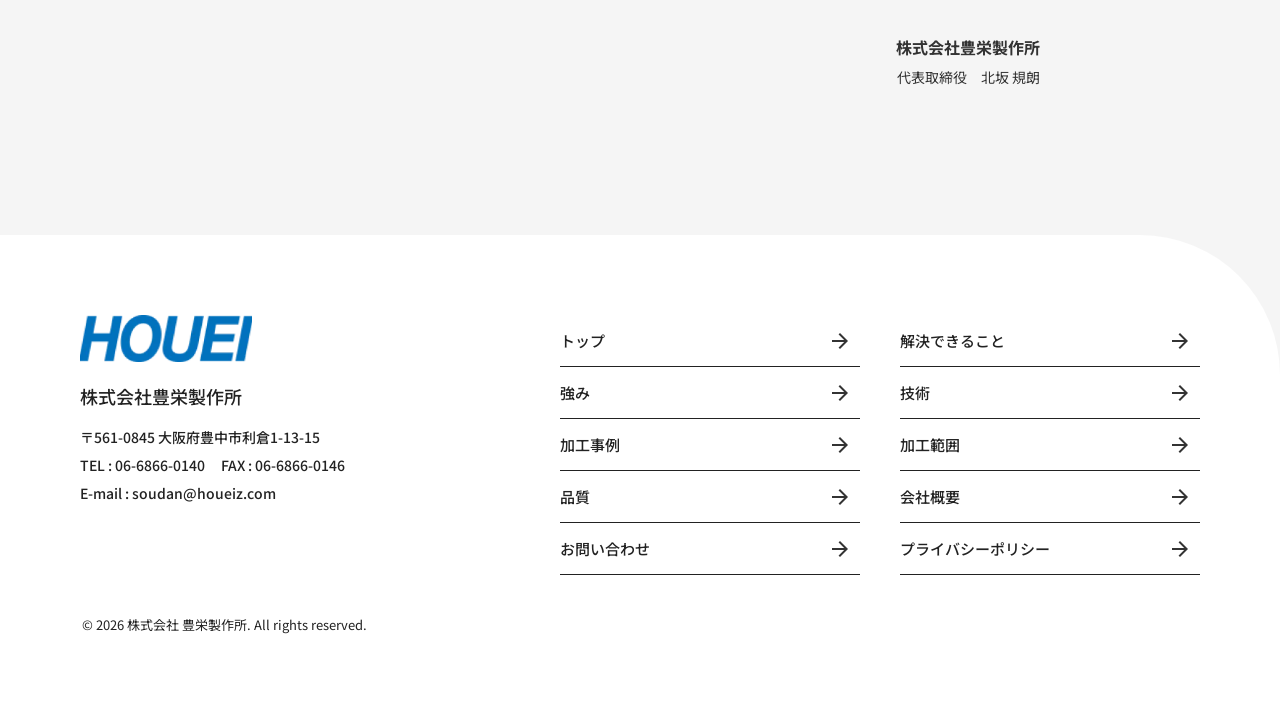
<file: src/privacy-policy.html>
<!DOCTYPE html>
<html lang="ja">
<head>
  <meta charset="UTF-8">
  <meta name="viewport" content="width=device-width, initial-scale=1.0">
  <title>プライバシーポリシー | 豊栄製作所</title>
  <meta name="description" content="株式会社豊栄製作所のプライバシーポリシーです。">
  <link rel="preconnect" href="https://fonts.googleapis.com">
  <link rel="preconnect" href="https://fonts.gstatic.com" crossorigin>
  <link href="https://fonts.googleapis.com/css2?family=Noto+Sans+JP:wght@400;500;600;700;900&family=Poppins:wght@600&family=Inter:wght@700&family=Material+Symbols+Outlined:opsz,wght,FILL,GRAD@20..48,400,0,0&display=swap" rel="stylesheet">
  <link rel="stylesheet" href="assets/css/style.css?v=20260916b">
</head>
<body class="subpage">

<header class="header">
  <a class="header__brand" href="index.html">
    <img class="header__logo" src="assets/images/logo.webp" width="240" height="66" alt="HOUEI">
    <span class="header__name">株式会社豊栄製作所</span>
  </a>
  <nav class="header__nav">
    <a href="index.html">トップ</a>
    <a href="index.html#solutions">解決できること</a>
    <a href="index.html#strengths">強み</a>
    <a href="index.html#technique">技術</a>
    <a href="index.html#works">加工事例</a>
    <a href="index.html#capabilities">加工範囲</a>
    <a href="index.html#quality">品質</a>
  </nav>
  <div class="header__right">
    <a class="header__contact" href="contact.html"><span class="material-symbols-outlined">mail_outline</span>お問い合わせ</a>
    <a class="header__tel" href="tel:06-6866-0140">
      <img src="assets/images/icon-phone.svg" width="28" height="28" alt="">
      <span class="header__tel-body"><span class="header__tel-num">06-6866-0140</span><span class="header__tel-hours">受付時間（平日9:00～17:00）</span></span>
    </a>
  </div>
  <button class="header__menu" type="button" aria-label="メニューを開く" data-menu-open>
    <span class="material-symbols-outlined">menu</span>
  </button>
</header>

<div class="menu" id="menu" hidden>
  <div class="menu__backdrop" data-menu-close></div>
  <div class="menu__panel">
    <div class="menu__head">
      <a class="menu__brand" href="index.html">
        <img src="assets/images/logo.webp" width="240" height="66" alt="HOUEI">
        <span>株式会社豊栄製作所</span>
      </a>
      <button class="menu__close" type="button" aria-label="メニューを閉じる" data-menu-close>
        <span class="material-symbols-outlined">clear</span>
      </button>
    </div>
    <nav class="menu__nav">
      <a href="index.html" data-menu-close><span class="menu__en">Top</span><span class="menu__ja">トップ</span></a>
      <a href="index.html#solutions" data-menu-close><span class="menu__en">Solutions</span><span class="menu__ja">解決できること</span></a>
      <a href="index.html#strengths" data-menu-close><span class="menu__en">Strengths</span><span class="menu__ja">強み</span></a>
      <a href="index.html#technique" data-menu-close><span class="menu__en">Technique</span><span class="menu__ja">技術</span></a>
      <a href="index.html#works" data-menu-close><span class="menu__en">Works</span><span class="menu__ja">加工事例</span></a>
      <a href="index.html#capabilities" data-menu-close><span class="menu__en">Capabilities</span><span class="menu__ja">加工範囲</span></a>
      <a href="index.html#quality" data-menu-close><span class="menu__en">Quality</span><span class="menu__ja">品質</span></a>
      <a href="index.html#company" data-menu-close><span class="menu__en">Company</span><span class="menu__ja">会社概要</span></a>
    </nav>
    <a class="btn btn--primary menu__btn" href="contact.html"><span class="material-symbols-outlined">mail_outline</span>相談する</a>
    <a class="menu__tel" href="tel:06-6866-0140">
      <img src="assets/images/icon-phone.svg" width="28" height="28" alt="">
      <span class="menu__tel-body"><span class="menu__tel-num">06-6866-0140</span><span class="menu__tel-hours">受付時間（平日9:00～17:00）</span></span>
    </a>
  </div>
</div>

<main>
  <section class="page-head">
    <div class="container">
      <div class="heading">
        <p class="heading__ja">プライバシーポリシー</p>
        <p class="heading__en">Privacy Policy</p>
      </div>
    </div>
  </section>
  <section class="page-body page-body--policy">
    <div class="container">
      <div class="policy">
        <p class="policy__intro">株式会社 豊栄製作所（以下「当社」といいます。）は、個人情報保護の重要性を認識し、法令遵守し、最善の注意を払い、お客様の個人情報を保護することが社会的責任と考え、厳重に取り扱いさせて頂きます。</p>
        <section class="policy__section">
          <h2 class="policy__heading">1. 個人情報の取得と利用目的</h2>
          <p class="policy__text">当社は、適法かつ公正な手段によって、個人情報を取得致します。個人情報の取得にあたり、法令に従う場合を除き、利用目的を公表するか、またはお客様に対し通知します。但し、利用目的の範囲を超えて利用することは致しません。</p>
        </section>
        <section class="policy__section">
          <h2 class="policy__heading">2. 個人情報の管理</h2>
          <p class="policy__text">個人情報の紛失、破損、改ざん及び漏えい等を防止する為、必要かつ適切な安全管理措置を講じて、適切に保護管理致します。</p>
        </section>
        <section class="policy__section">
          <h2 class="policy__heading">3. 個人情報の第三者提供</h2>
          <p class="policy__text">本人から同意を得ないで、個人情報を業務委託及び正当な理由がある場合以外は第三者へ、提供することは致しません。</p>
        </section>
        <section class="policy__section">
          <h2 class="policy__heading">4. 個人情報の開示・訂正等の手続き</h2>
          <p class="policy__text">個人情報について、開示、訂正等の要請があった場合には、誠実かつ敏速な対応に努めさせて頂きます。</p>
        </section>
        <section class="policy__section">
          <h2 class="policy__heading">5. 個人情報の安全管理</h2>
          <p class="policy__text">個人情報の管理に付きまして、当社では、管理責任者を定め、適切な管理を行い、個人情報の外部への流失防止に努めさせて頂きます。</p>
        </section>
        <section class="policy__section">
          <h2 class="policy__heading">6. プライバシーポリシーの変更</h2>
          <p class="policy__text">当社では、お客様の個人情報の取得、範囲、利用目的等に変更が発生した場合は、ホームページにてお知らせ致します。</p>
        </section>
        <div class="policy__sign">
          <p class="policy__sign-name">株式会社豊栄製作所</p>
          <p class="policy__sign-title">代表取締役　北坂 規朗</p>
        </div>
      </div>
    </div>
  </section>

  <div class="lower lower--sub">
    <footer class="footer">
      <div class="footer__inner">
        <div class="footer__info">
          <a href="index.html"><img class="footer__logo" src="assets/images/logo.webp" width="240" height="66" alt="HOUEI"></a>
          <p class="footer__name">株式会社豊栄製作所</p>
          <p class="footer__addr">〒561-0845 大阪府豊中市利倉1-13-15</p>
          <p class="footer__tel"><a href="tel:06-6866-0140">TEL : 06-6866-0140</a><span>FAX : 06-6866-0146</span></p>
          <p class="footer__mail"><a href="mailto:soudan@houeiz.com">E-mail : soudan@houeiz.com</a></p>
        </div>
        <nav class="footer__nav">
          <a href="index.html">トップ<span class="material-symbols-outlined">arrow_forward</span></a>
          <a href="index.html#solutions">解決できること<span class="material-symbols-outlined">arrow_forward</span></a>
          <a href="index.html#strengths">強み<span class="material-symbols-outlined">arrow_forward</span></a>
          <a href="index.html#technique">技術<span class="material-symbols-outlined">arrow_forward</span></a>
          <a href="index.html#works">加工事例<span class="material-symbols-outlined">arrow_forward</span></a>
          <a href="index.html#capabilities">加工範囲<span class="material-symbols-outlined">arrow_forward</span></a>
          <a href="index.html#quality">品質<span class="material-symbols-outlined">arrow_forward</span></a>
          <a href="index.html#company">会社概要<span class="material-symbols-outlined">arrow_forward</span></a>
          <a href="contact.html">お問い合わせ<span class="material-symbols-outlined">arrow_forward</span></a>
          <a href="privacy-policy.html">プライバシーポリシー<span class="material-symbols-outlined">arrow_forward</span></a>
        </nav>
      </div>
      <div class="container"><p class="footer__copy">©︎ 2026 株式会社 豊栄製作所. All rights reserved.</p></div>
    </footer>
  </div>
</main>

<script src="assets/js/main.js?v=20260916b"></script>
</body>
</html>
</file>
<file: src/assets/css/style.css>
/* ==========================================================
   株式会社豊栄製作所 コーポレートサイト
   base: 1281px〜 / mid: 768〜1280px / mobile: 〜767px
   ========================================================== */
:root {
  --blue: #0071be;
  --text: #222;
  --text2: #333;
  --gray: #f5f5f5;
  --line: #ccc;
  --red: #e97676;
  --yellow: #fcef5f;
  --dark: #333;
  --font-jp: "Noto Sans JP", "Hiragino Kaku Gothic ProN", "Hiragino Sans", sans-serif;
  --font-en: "Poppins", sans-serif;
  --font-label: "Inter", sans-serif;
  /* コンテンツ幅 1200px を中央配置したときの左端位置 */
  --cw: 1200px;
  --cl: max(40px, calc((100vw - var(--cw)) / 2));
  --collage: 1;
}

*, *::before, *::after { box-sizing: border-box; }
html { scroll-behavior: smooth; }
body {
  margin: 0;
  font-family: var(--font-jp);
  color: var(--text);
  background: #fff;
  overflow-x: clip;
  -webkit-font-smoothing: antialiased;
}
h1, h2, h3, p, dl, dd, dt, ol, ul { margin: 0; padding: 0; }
ol, ul { list-style: none; }
img { display: block; max-width: 100%; height: auto; }
a { color: inherit; text-decoration: none; }
button { font: inherit; border: 0; background: none; padding: 0; cursor: pointer; }
.material-symbols-outlined {
  font-variation-settings: "FILL" 0, "wght" 400, "GRAD" 0, "opsz" 24;
  line-height: 1;
}

.container { width: min(var(--cw), calc(100% - 80px)); margin-inline: auto; }

/* ---------- Buttons ---------- */
.btn {
  display: inline-flex; align-items: center; justify-content: center; gap: 8px;
  width: 320px; max-width: 100%; height: 80px;
  border-radius: 99px; border: 1px solid var(--blue);
  font-size: 24px; font-weight: 700; line-height: 1;
  transition: opacity .2s, transform .2s;
}
.btn:hover { opacity: .88; transform: translateY(-1px); }
.btn .material-symbols-outlined { font-size: 32px; }
.btn--primary { background: var(--blue); color: #fff; }
.btn--white { background: #fff; color: var(--blue); border-color: #fff; }
.btn-wrap { display: flex; justify-content: center; }

/* ---------- Emphasis ---------- */
.em-red { color: var(--red); font-weight: 700; }
.em-yellow { color: var(--yellow); font-weight: 700; }
.marker { font-style: normal; background: var(--yellow); }

/* ---------- Header ---------- */
.header {
  position: absolute; top: 0; left: 0; right: 0; z-index: 50;
  height: 120px; padding: 0 40px;
  display: flex; align-items: center;
}
.header__brand { display: flex; align-items: center; gap: 21px; flex: none; }
.header__logo { width: 120px; height: auto; }
.header__name { font-size: 20px; font-weight: 900; color: var(--blue); line-height: 1; white-space: nowrap; }
.header__nav { display: flex; flex-wrap: wrap; column-gap: 32px; margin-left: 40px; flex: 1; min-width: 0; }
.header__nav a { padding: 10px 0; font-size: 16px; font-weight: 500; line-height: 1; white-space: nowrap; transition: color .2s; }
.header__nav a:hover { color: var(--blue); }
.header__right { display: flex; align-items: center; gap: 32px; margin-left: 24px; flex: none; }
.header__contact {
  display: inline-flex; align-items: center; justify-content: center; gap: 8px;
  width: 170px; height: 50px; border-radius: 25px; background: var(--blue); color: #fff;
  font-size: 16px; font-weight: 700; transition: opacity .2s;
}
.header__contact:hover { opacity: .88; }
.header__contact .material-symbols-outlined { font-size: 24px; }
.header__tel { display: flex; align-items: center; gap: 14px; color: var(--text); }
.header__tel-body { display: flex; flex-direction: column; }
.header__tel-num { font-size: 32px; font-weight: 700; line-height: 30px; }
.header__tel-hours { font-size: 16px; font-weight: 700; line-height: 30px; margin-top: 4px; }
.header__menu {
  display: none; width: 64px; height: 64px; border-radius: 50%; background: var(--blue); color: #fff;
  align-items: center; justify-content: center; margin-left: auto; flex: none;
}
.header__menu .material-symbols-outlined { font-size: 24px; }

/* ---------- Menu (modal) ---------- */
.menu { position: fixed; inset: 0; z-index: 100; }
.menu__backdrop { position: absolute; inset: 0; background: rgba(0,0,0,.16); }
.menu__panel {
  position: absolute; top: 0; right: 0; bottom: 0; width: 600px; max-width: 100%;
  background: #fff; border-radius: 16px 0 10px 16px; padding: 40px 40px 60px;
  overflow-y: auto; animation: menu-in .25s ease-out;
}
@keyframes menu-in { from { transform: translateX(40px); opacity: 0; } to { transform: none; opacity: 1; } }
.menu__head { display: flex; align-items: center; justify-content: space-between; }
.menu__brand { display: flex; align-items: center; gap: 21px; }
.menu__brand img { width: 120px; }
.menu__brand span { font-size: 20px; font-weight: 900; color: var(--blue); }
.menu__close {
  width: 40px; height: 40px; border-radius: 50%; background: var(--blue); color: #fff;
  display: flex; align-items: center; justify-content: center;
}
.menu__close .material-symbols-outlined { font-size: 24px; }
.menu__nav { display: grid; grid-template-columns: 1fr 1fr; gap: 24px; margin-top: 100px; }
.menu__nav a { display: flex; flex-direction: column; gap: 4px; }
.menu__en { font-family: var(--font-en); font-size: 20px; font-weight: 600; color: var(--blue); line-height: 1.2; }
.menu__ja { font-size: 15px; font-weight: 500; color: var(--text2); line-height: 1.4; }
.menu__btn { width: 100%; margin-top: 64px; }
.menu__tel { display: flex; justify-content: center; align-items: center; gap: 14px; margin-top: 40px; }
.menu__tel-body { display: flex; flex-direction: column; }
.menu__tel-num { font-size: 24px; font-weight: 700; color: var(--text2); line-height: 1.3; }
.menu__tel-hours { font-size: 14px; font-weight: 700; color: var(--text2); text-align: center; }

/* ---------- Hero ---------- */
.hero { position: relative; height: 100vh; min-height: 720px; max-height: 1080px; }
.hero__image {
  position: absolute; top: 0; right: 0; width: 70%; height: 100%;
  border-radius: 0 0 0 150px; overflow: hidden;
}
.hero__image img { width: 100%; height: 100%; object-fit: cover; }
.hero__body {
  position: relative; height: 100%;
  display: flex; flex-direction: column; justify-content: center; align-items: flex-start;
  padding: 0 40px 0 max(80px, calc(50% - 840px));
}
.hero__title { max-width: 960px; font-size: clamp(40px, 3.33vw, 48px); font-weight: 900; line-height: 1.667; color: var(--blue); }
.hero__lead { margin-top: 20px; max-width: 839px; font-size: 19px; font-weight: 700; line-height: 2; }
.hero__body .btn { margin-top: 64px; }

/* ---------- Section heading ---------- */
.section { position: relative; background: #fff; }
.heading { position: relative; z-index: 1; }
.heading--right { text-align: right; }
.heading__ja { font-family: var(--font-label); font-size: 32px; font-weight: 700; line-height: 24px; color: var(--text); }
.heading__en {
  font-family: var(--font-en); font-size: 144px; font-weight: 600; line-height: 1;
  letter-spacing: -6px; color: var(--gray); white-space: nowrap;
}

/* ---------- Solutions ---------- */
.solutions { padding: 84px 0 145px; }
.solutions__body { position: relative; margin-top: 15px; }
.solutions__images {
  position: absolute; top: 0; left: calc(var(--cl) - 200px);
  width: calc(605px * var(--collage)); height: calc(605px * var(--collage));
}
.solutions__collage { position: absolute; top: 0; left: 0; width: 605px; height: 605px; transform-origin: top left; transform: scale(var(--collage)); }
.solutions__img { position: absolute; border-radius: 40px; object-fit: cover; }
.solutions__img--1 { left: 0; top: 0; width: 290px; height: 207px; }
.solutions__img--2 { left: 174px; top: 127px; width: 407px; height: 259px; }
.solutions__img--3 { left: 116px; top: 346px; width: 348px; height: 259px; }
.solutions__text { position: relative; margin-left: calc(50% - 139px); width: calc(50% + 139px - var(--cl)); padding-top: 81px; }
.solutions__title { font-size: 40px; font-weight: 700; line-height: 1.6; }
.solutions__paras { margin-top: 37px; display: flex; flex-direction: column; gap: 10px; }
.solutions__paras p { font-size: 20px; font-weight: 500; line-height: 2; }
.solutions__text .btn-wrap { margin-top: 72px; }

/* ---------- Strengths ---------- */
.strengths { padding: 80px 0; }
.strengths__box {
  position: relative; width: calc(var(--cl) + 900px); max-width: 100%; margin-top: -22px;
  background: var(--blue); color: #fff; border-radius: 0 50px 50px 0;
  padding: 80px 0 80px calc(var(--cl) + 10px);
}
.strengths__inner { position: relative; }
.strengths__text { width: 760px; max-width: 100%; }
.strengths__title { font-size: 36px; font-weight: 700; line-height: 1.6; }
.strengths__paras { margin-top: 50px; display: flex; flex-direction: column; gap: 10px; }
.strengths__paras p { font-size: 18px; font-weight: 500; line-height: 2; }
.strengths__text .btn-wrap { margin-top: 50px; }
.strengths__img { position: absolute; top: 80px; left: 839px; width: 400px; height: 400px; object-fit: cover; }

/* ---------- Technique ---------- */
.technique { padding: 80px 0; }
.technique__box {
  margin-left: calc(var(--cl) - 80px); margin-top: -24px;
  background: var(--gray); border-radius: 50px 0 0 50px;
  padding: 80px 0 80px 80px;
}
.technique__inner { width: min(var(--cw), calc(100% - 40px)); }
.technique__top { display: flex; gap: 80px; align-items: flex-start; }
.technique__img1 { flex: 0 0 400px; width: 400px; height: 400px; object-fit: cover; }
.technique__text { flex: 1; min-width: 0; }
.technique__title { font-size: 36px; font-weight: 700; line-height: 56px; }
.technique__paras { margin-top: 51px; display: flex; flex-direction: column; gap: 10px; }
.technique__paras p { font-size: 18px; font-weight: 500; line-height: 30px; }
.technique__list {
  display: grid; grid-template-columns: repeat(3, 1fr); margin-top: 50px;
  border-radius: 16px; overflow: hidden;
}
.technique__list li {
  display: flex; align-items: center; gap: 16px; min-height: 88px; padding: 16px 24px;
  background: #fff; border-bottom: 1px solid var(--line);
}
.technique__list li:not(:nth-child(3n)) { border-right: 1px solid var(--line); }
.technique__list li:nth-child(n+4) { border-bottom: 0; }
.technique__num {
  flex: 0 0 56px; width: 56px; height: 56px; border-radius: 50%; background: var(--blue);
  color: #fff; font-size: 24px; font-weight: 700; display: flex; align-items: center; justify-content: center;
}
.technique__item { font-size: 17px; font-weight: 700; line-height: 1.6; }
.technique__bottom { display: flex; gap: 48px; align-items: center; margin-top: 104px; }
.technique__paras--bottom { flex: 0 0 48%; margin-top: 0; }
.technique__img2 { flex: 0 0 48%; width: 48%; aspect-ratio: 1042 / 580; height: auto; object-fit: cover; }
.technique .btn-wrap { margin-top: 80px; }

/* ---------- Works ---------- */
.works { padding: 72px 0 80px; }
.works__inner { padding: 0 80px; }
.works__grid { display: flex; flex-wrap: wrap; justify-content: center; gap: 80px 40px; margin-top: 41px; }
.works__grid img { width: calc((100% - 80px) / 3); aspect-ratio: 1000 / 748; height: auto; object-fit: cover; border-radius: 40px; }

/* ---------- Capabilities ---------- */
.capabilities { padding: 80px 0 0; }
.capabilities__lead { margin-top: 120px; font-size: 36px; font-weight: 700; line-height: 56px; text-align: center; }
.capabilities__img { width: 100%; margin-top: 80px; }
.capabilities__list { display: flex; flex-direction: column; gap: 24px; margin-top: 80px; }
.capabilities__row { display: flex; align-items: center; gap: 80px; }
.capabilities__row dt {
  flex: 0 0 380px; height: 72px; border: 1px solid var(--blue); border-radius: 8px; background: #fff;
  display: flex; align-items: center; justify-content: center;
  font-size: 24px; font-weight: 700; color: var(--blue);
}
.capabilities__row dd { display: flex; flex-wrap: wrap; align-items: center; gap: 0 20px; font-size: 20px; font-weight: 500; line-height: 1.6; }
.capabilities .btn-wrap { margin-top: 40px; }

/* ---------- Quality ---------- */
.quality { padding: 166px 0 0; }
.quality__grid { display: grid; grid-template-columns: 1fr 1fr; gap: 80px 80px; margin-top: 104px; }
.quality__item--side { display: flex; gap: 49px; align-items: flex-start; }
.quality__item--side .quality__text { flex: 1; min-width: 0; }
.quality__item--side img { flex: 0 0 214px; width: 214px; height: 161px; object-fit: cover; }
.quality__title { font-size: 24px; font-weight: 700; color: var(--blue); line-height: 51px; }
.quality__title strong { font-size: 32px; }
.quality__item p { margin-top: 16px; font-size: 18px; font-weight: 500; line-height: 30px; }
.quality__wide { width: 100%; margin-top: 24px; }
.quality .btn-wrap { margin-top: 80px; }

/* ---------- Company / Contact / Footer ---------- */
.lower { position: relative; }
.company {
  position: relative; z-index: 2; background: #fff;
  border-radius: 0 0 0 140px; padding: 109px 0 39px;
}
.company__body { position: relative; width: min(var(--cw), calc(100% - 80px)); margin: 110px auto 0; }
.company__img {
  position: absolute; top: 35px; right: calc(50% + 40px); width: 920px; height: 475px;
  border-radius: 0 40px 40px 0; overflow: hidden;
}
.company__img img { width: 100%; height: 100%; object-fit: cover; }
.company__table { margin-left: calc(50% + 40px); width: 560px; max-width: 100%; }
.company__table > div { display: flex; align-items: center; height: 87px; border-top: 1px solid #000; }
.company__table > div:first-child { border-top: 0; height: 56px; align-items: flex-start; }
.company__table dt { flex: 0 0 140px; font-size: 16px; font-weight: 500; color: var(--text2); line-height: 1.6; }
.company__table dd { flex: 1; font-size: 16px; font-weight: 500; color: var(--text2); line-height: 1.6; display: flex; flex-wrap: wrap; gap: 0 16px; }

.contact { position: relative; margin-top: -160px; padding: 360px 0 280px; background: var(--dark); color: #fff; }
.contact__inner {
  width: min(var(--cw), calc(100% - 80px)); margin-inline: auto;
  display: flex; justify-content: space-between; align-items: center; gap: 40px;
}
.contact__title { font-size: 36px; font-weight: 700; line-height: 48px; }
.contact__body { width: 649px; max-width: 100%; }
.contact__lead { font-size: 16px; font-weight: 500; line-height: 30px; }
.contact__actions { display: flex; justify-content: center; align-items: center; gap: 41px; margin-top: 25px; }
.contact__tel { display: flex; align-items: center; gap: 14px; text-align: left; }
.contact__tel-body { display: flex; flex-direction: column; }
.contact__tel-num { font-size: 32px; font-weight: 700; line-height: 30px; }
.contact__tel-hours { font-size: 16px; font-weight: 700; line-height: 30px; margin-top: 4px; }

.footer {
  position: relative; z-index: 2; margin-top: -160px;
  background: #fff; border-radius: 0 140px 0 0; padding: 80px 0;
}
.footer__inner { width: min(var(--cw), calc(100% - 80px)); margin-inline: auto; display: flex; justify-content: space-between; gap: 40px; }
.footer__info { flex: none; }
.footer__logo { width: 172px; }
.footer__name { margin-top: 18px; font-size: 18px; font-weight: 500; line-height: 32px; }
.footer__addr { margin-top: 11px; font-size: 14px; font-weight: 500; line-height: 28px; }
.footer__tel { display: flex; gap: 16px; font-size: 14px; font-weight: 500; line-height: 28px; }
.footer__mail { font-size: 14px; font-weight: 500; line-height: 28px; }
.footer__nav { display: grid; grid-template-columns: 300px 300px; gap: 0 40px; }
.footer__nav a {
  display: flex; justify-content: space-between; align-items: center; height: 52px;
  padding-right: 8px; border-bottom: 1px solid var(--text);
  font-size: 15px; font-weight: 500; transition: color .2s;
}
.footer__nav a:hover { color: var(--blue); }
.footer__nav .material-symbols-outlined { font-size: 24px; color: var(--text2); }
.footer__copy { margin-top: 41px; padding-left: 2px; font-size: 13px; font-weight: 400; line-height: 18px; }

/* ==========================================================
   mid: 768〜1280px（ハンバーガー／縮小レイアウト）
   ========================================================== */
@media (max-width: 1280px) {
  :root { --cw: 1120px; --cl: max(48px, calc((100vw - var(--cw)) / 2)); --collage: .745; }
  .container, .company__body, .contact__inner, .footer__inner { width: min(var(--cw), calc(100% - 96px)); }

  .header { position: fixed; }
  .header__nav, .header__right { display: none; }
  .header__menu { display: flex; }

  .hero { height: 50vw; min-height: 560px; max-height: 720px; }
  .hero__image { border-radius: 0 0 0 150px; }
  .hero__body { padding: 0 40px 0 max(64px, calc(var(--cl) - 16px)); }
  .hero__title { max-width: 720px; font-size: 36px; line-height: 1.6; }
  .hero__lead { margin-top: 23px; font-size: 19px; }
  .hero__body .btn { margin-top: 40px; }

  .heading__en { font-size: clamp(96px, 9.4vw, 120px); }

  .solutions { padding-bottom: 145px; }
  .solutions__body { margin-top: 56px; }
  .solutions__images { left: calc(var(--cl) - 80px); }
  .solutions__text { margin-left: calc(50% - 128px); width: calc(50% + 128px - var(--cl)); padding-top: 40px; }

  .strengths { padding-bottom: 0; }
  .strengths__box { width: calc(var(--cl) + 860px); max-width: 78%; margin-top: -20px; padding-left: var(--cl); }
  .strengths__text { width: 730px; }
  .strengths__title { line-height: 1.6; }
  .strengths__img { left: calc(100% - 94px); }

  .technique__box { margin-left: calc(var(--cl) + 124px); margin-top: -20px; padding: 80px 0 80px 80px; }
  .technique__inner { width: calc(100% - 80px); }
  .technique__top { gap: 40px; }
  .technique__img1 { flex-basis: 367px; width: 367px; height: 367px; }
  .technique__title { font-size: 32px; line-height: 1.75; }
  .technique__paras { margin-top: 34px; }
  .technique__paras p { line-height: 1.6; }
  .technique__list { grid-template-columns: 1fr 1fr; margin-top: 48px; }
  .technique__list li:not(:nth-child(3n)) { border-right: 0; }
  .technique__list li:nth-child(odd) { border-right: 1px solid var(--line); }
  .technique__list li:nth-child(n+4) { border-bottom: 1px solid var(--line); }
  .technique__list li:nth-last-child(-n+2) { border-bottom: 0; }
  .technique__bottom { gap: 32px; }
  .technique__paras--bottom p { line-height: 30px; }

  .works__inner { padding: 0 var(--cl); }
  .works__grid { gap: 64px 24px; }
  .works__grid img { width: calc((100% - 48px) / 3); }

  .capabilities__row { gap: 48px; }
  .capabilities__row dt { flex-basis: 240px; height: 66px; font-size: 20px; }

  .quality__item--side { gap: 32px; }
  .quality__item--side img { flex-basis: 198px; width: 198px; height: 149px; }
  .quality__title { line-height: 1.6; }

  .company__body { margin-top: 63px; }
  .company__img { top: 100px; width: 600px; height: 310px; }

  .contact { padding: 320px 0 240px; }
  .contact__inner { flex-direction: column; text-align: center; gap: 0; }
  .contact__body { width: 100%; }
  .contact__lead { margin-top: 24px; }
}

@media (max-width: 1100px) {
  :root { --collage: .6; }
  .hero__body { padding-left: 48px; }
  .hero__title { font-size: clamp(28px, 3.5vw, 36px); }
  .hero__lead { font-size: 17px; }
  .solutions__text { margin-left: calc(var(--cl) + 300px); width: calc(100% - var(--cl) * 2 - 300px); }
  .solutions__title { font-size: 32px; }
  .solutions__paras p { font-size: 18px; }

  .strengths__box { width: calc(100% - 40px); max-width: none; padding-right: 40px; }
  .strengths__inner { display: flex; gap: 32px; align-items: flex-start; }
  .strengths__text { flex: 1; width: auto; }
  .strengths__img { position: static; flex: 0 0 240px; width: 240px; height: 240px; margin-top: 8px; }
  .strengths__title { font-size: 30px; }

  .technique__box { margin-left: 40px; padding: 60px 0 60px 48px; }
  .technique__inner { width: calc(100% - 48px); }
  .technique__img1 { flex-basis: 280px; width: 280px; height: 280px; }
  .technique__title { font-size: 26px; }
  .technique__bottom { flex-direction: column; align-items: stretch; gap: 32px; margin-top: 64px; }
  .technique__paras--bottom { flex: none; }
  .technique__img2 { flex: none; width: 100%; }

  .works__grid img { width: calc((100% - 24px) / 2); }
  .capabilities__lead { font-size: 30px; line-height: 1.6; }
  .capabilities__row { flex-direction: column; align-items: stretch; gap: 12px; }
  .capabilities__row dt { flex-basis: auto; }
  .quality__grid { grid-template-columns: 1fr; gap: 56px; }

  .company__body { display: flex; flex-direction: column; gap: 40px; }
  .company__img { position: static; width: calc(100% + 48px); margin-left: -48px; height: auto; aspect-ratio: 1800 / 930; max-width: 720px; }
  .company__table { margin-left: 0; width: 100%; }

  .footer__inner { flex-direction: column; gap: 48px; }
  .footer__nav { grid-template-columns: 1fr 1fr; }
}

/* ==========================================================
   mobile: 〜767px
   ========================================================== */
@media (max-width: 767px) {
  :root { --collage: .54; }
  .container, .company__body, .contact__inner, .footer__inner { width: calc(100% - 48px); }

  .btn { height: 64px; font-size: 18px; }
  .btn .material-symbols-outlined { font-size: 24px; }

  .header { height: 80px; padding: 0 24px; background: #fff; }
  .header__brand { gap: 12px; }
  .header__logo { width: 80px; }
  .header__name { font-size: 16px; }
  .header__menu { width: 40px; height: 40px; }

  .menu__panel { padding: 20px 24px 40px; border-radius: 0; }
  .menu__brand img { width: 80px; }
  .menu__brand span { font-size: 16px; }
  .menu__nav { margin-top: 60px; }
  .menu__btn { margin-top: 48px; }

  .hero { height: auto; min-height: 0; max-height: none; padding: 80px 24px 0; }
  .hero__image { position: relative; width: auto; height: 240px; margin-right: -24px; border-radius: 0 0 0 80px; }
  .hero__body { height: auto; display: block; padding: 80px 0 0; }
  .hero__title { max-width: none; font-size: 24px; line-height: 1.6; }
  .hero__lead { margin-top: 22px; max-width: none; font-size: 14px; }
  .hero__body .btn { margin-top: 24px; width: 100%; }

  .heading__ja { font-size: 13.125px; }
  .heading__en { font-size: 45px; letter-spacing: -2px; }

  .solutions { padding: 84px 0 0; }
  .solutions__body { margin-top: 60px; width: calc(100% - 48px); margin-inline: auto; }
  .solutions__images { position: relative; left: 0; margin-bottom: 100px; }
  .solutions__text { margin-left: 0; width: 100%; padding-top: 0; }
  .solutions__title { font-size: 22px; }
  .solutions__paras { margin-top: 38px; }
  .solutions__paras p { font-size: 14px; }
  .solutions__text .btn-wrap { margin-top: 34px; }

  .strengths { padding: 40px 0 0; }
  .strengths__box { width: 100%; margin-top: -8px; border-radius: 0 24px 24px 0; padding: 24px 24px 40px; }
  .strengths__inner { display: flex; flex-direction: column; gap: 0; }
  .strengths__img { position: static; flex: none; width: 240px; height: 240px; margin: 0 auto 24px; order: -1; }
  .strengths__text { width: auto; }
  .strengths__title { font-size: 22px; }
  .strengths__paras { margin-top: 34px; }
  .strengths__paras p { font-size: 14px; }
  .strengths__text .btn-wrap { margin-top: 34px; }

  .technique { padding: 40px 0 0; }
  .technique__box { margin: -8px 0 0; border-radius: 50px 0 0 50px; padding: 40px 24px 40px; }
  .technique__inner { width: 100%; }
  .technique__top { flex-direction: column; gap: 40px; }
  .technique__img1 { flex: none; width: 240px; height: 240px; margin: 0 auto; }
  .technique__title { font-size: 21px; line-height: 1.6; }
  .technique__paras p { font-size: 14px; line-height: 2; }
  .technique__list { grid-template-columns: 1fr; margin-top: 50px; }
  .technique__list li { min-height: 72px; padding: 12px 24px; }
  .technique__list li:nth-child(odd) { border-right: 0; }
  .technique__list li:nth-last-child(-n+2) { border-bottom: 1px solid var(--line); }
  .technique__list li:last-child { border-bottom: 0; }
  .technique__num { flex-basis: 40px; width: 40px; height: 40px; font-size: 18px; }
  .technique__item { font-size: 14px; }
  .technique__bottom { gap: 24px; margin-top: 40px; }
  .technique__paras--bottom p { line-height: 2; }
  .technique .btn-wrap { margin-top: 40px; }

  .works { padding: 40px 0; }
  .works__inner { padding: 0 24px; }
  .works__grid { gap: 8px; margin-top: 64px; }
  .works__grid img { width: calc(50% - 4px); border-radius: 16px; }

  .capabilities { padding: 40px 0 0; }
  .capabilities__lead { margin-top: 64px; font-size: 20px; line-height: 2; }
  .capabilities__img { margin-top: 24px; }
  .capabilities__list { gap: 24px; margin-top: 48px; }
  .capabilities__row { gap: 10px; }
  .capabilities__row dt { height: 55px; font-size: 18px; }
  .capabilities__row dd { flex-direction: column; gap: 0; font-size: 14px; text-align: center; }
  .capabilities .btn-wrap { margin-top: 8px; }

  .quality { padding: 80px 0 0; }
  .quality .container { width: calc(100% - 80px); }
  .quality__grid { grid-template-columns: 1fr; gap: 40px; margin-top: 64px; }
  .quality__item--side { flex-direction: column; gap: 24px; }
  .quality__item--side .quality__text { flex: none; }
  .quality__item--side img { flex: none; width: 177px; height: 133px; margin: 0 auto; }
  .quality__title { font-size: 20px; }
  .quality__item p { font-size: 14px; }
  .quality .btn-wrap { margin-top: 24px; }

  .company { padding: 40px 0 0; border-radius: 0 0 0 80px; }
  .company__body { margin-top: 40px; gap: 32px; width: calc(100% - 80px); }
  .company__img { width: calc(100% + 40px); margin-left: -40px; max-width: none; border-radius: 0 24px 24px 0; }
  .company__table > div { height: 55px; }
  .company__table > div:first-child { height: 40px; }
  .company__table dt { flex-basis: 120px; font-size: 14px; }
  .company__table dd { font-size: 14px; flex-direction: column; gap: 0; }

  .contact { padding: 248px 0 172px; }
  .contact__title { font-size: 24px; }
  .contact__lead { font-size: 14px; }
  .contact__actions { flex-direction: column; gap: 24px; }
  .contact__actions .btn { width: 100%; }

  .footer { padding: 40px 0; }
  .footer__inner { width: calc(100% - 64px); gap: 32px; }
  .footer__logo { width: 100px; }
  .footer__name { margin-top: 7px; font-size: 16px; }
  .footer__addr, .footer__tel, .footer__mail { font-size: 12px; }
  .footer__nav { grid-template-columns: 1fr 1fr; gap: 0 16px; }
  .footer__nav a { height: 48px; font-size: 12px; }
  .footer__nav .material-symbols-outlined { font-size: 18px; }
  .footer .container { width: calc(100% - 64px); }
  .footer__copy { margin-top: 19px; font-size: 11px; }
}

/* ==========================================================
   下層ページ共通（お問い合わせ / プライバシーポリシー）
   ========================================================== */
.page-head { padding-top: 320px; background: #fff; }
.page-body { position: relative; margin-top: -24px; background: var(--gray); padding: 120px 0 280px; }
.page-body--policy { padding-bottom: 304px; }
.lower--sub .footer { margin-top: -160px; }

/* お問い合わせ */
.contact-page { display: flex; align-items: flex-start; gap: 72px; }
.contact-intro { flex: 0 0 408px; color: var(--text2); }
.contact-intro__title { font-size: 24px; font-weight: 700; line-height: 1.4; }
.contact-intro__text { margin-top: 16px; font-size: 16px; font-weight: 400; line-height: 32px; }
.form { flex: 1; min-width: 0; display: flex; flex-direction: column; gap: 20px; color: var(--text2); }
.field { display: block; }
.field__label { display: flex; align-items: center; gap: 5px; font-size: 16px; font-weight: 700; line-height: 1.4; }
.field__req { color: #ff5035; }
.field input[type="text"], .field input[type="tel"], .field input[type="email"], .field textarea, .field select {
  display: block; width: 100%; margin-top: 10px; padding: 10px 16px;
  font: inherit; font-size: 16px; color: var(--text2); background: #fff;
  border: 1px solid #eee; border-radius: 4px; outline: none; transition: border-color .2s;
}
.field input:focus, .field textarea:focus, .field select:focus { border-color: var(--blue); }
.field input[type="text"], .field input[type="tel"], .field input[type="email"] { height: 50px; }
.field input::placeholder, .field textarea::placeholder { color: #e0e0e0; }
.field textarea { height: 160px; resize: vertical; line-height: 1.6; }
.field__select { position: relative; display: block; }
.field select { height: 54px; padding: 15px 42px 15px 10px; appearance: none; -webkit-appearance: none; cursor: pointer; }
.field select:invalid, .field select option[value=""] { color: var(--text2); }
.field__select .material-symbols-outlined {
  position: absolute; right: 11px; top: 10px; height: 54px; display: flex; align-items: center;
  font-size: 20px; color: #bdbdbd; pointer-events: none;
}
.field__radios { display: flex; flex-wrap: wrap; margin-top: 11px; }
.radio { display: flex; align-items: center; gap: 10px; padding: 10px 16px; font-size: 16px; font-weight: 400; color: #000; cursor: pointer; }
.radio input { width: 15px; height: 15px; margin: 0; accent-color: var(--blue); }
.form__consent { display: flex; flex-direction: column; align-items: center; gap: 20px; margin-top: 24px; }
.checkbox { display: flex; align-items: center; gap: 10px; font-size: 14px; font-weight: 400; line-height: 1.4; cursor: pointer; }
.checkbox input { width: 15px; height: 15px; margin: 0; accent-color: var(--blue); }
.form__policy-link { font-size: 12px; line-height: 1.4; border-bottom: 1px solid var(--text2); }
.form__error { text-align: center; font-size: 14px; color: #ff5035; }
.form__submit { display: flex; justify-content: center; margin-top: 21px; }
.form__button {
  width: 320px; max-width: 100%; height: 62px; border-radius: 50px; border: 1px solid var(--blue);
  background: var(--blue); color: #fff; font-size: 18px; font-weight: 700; transition: opacity .2s;
}
.form__button:hover { opacity: .88; }
.form__button[disabled] { opacity: .6; cursor: wait; }
.form-done { flex: 1; text-align: center; padding: 40px 0; color: var(--text2); }
.form-done__title { font-size: 24px; font-weight: 700; }
.form-done__text { margin-top: 16px; font-size: 16px; line-height: 32px; }
.form-done .btn-wrap { margin-top: 40px; }

/* プライバシーポリシー */
.policy { width: 800px; max-width: 100%; margin: 0 auto; color: var(--text2); }
.policy__intro { font-size: 16px; font-weight: 400; line-height: 32px; }
.policy__section { padding: 24px 0 25px; }
.policy__intro + .policy__section { margin-top: 25px; }
.policy__heading { font-size: 20px; font-weight: 700; line-height: 40px; }
.policy__text { margin-top: 16px; font-size: 16px; font-weight: 400; line-height: 32px; }
.policy__sign { display: flex; flex-direction: column; align-items: flex-end; margin-top: 24px; }
.policy__sign-name { font-size: 16px; font-weight: 700; line-height: 32px; }
.policy__sign-title { font-size: 14px; font-weight: 400; line-height: 28px; }

@media (max-width: 1280px) {
  .page-head { padding-top: 260px; }
  .page-body { margin-top: -20px; }
  .contact-page { gap: 48px; }
  .contact-intro { flex-basis: 320px; }
}
@media (max-width: 1100px) {
  .contact-page { flex-direction: column; gap: 40px; }
  .contact-intro { flex-basis: auto; }
  .form { width: 100%; }
}
@media (max-width: 767px) {
  .page-head { padding-top: 120px; }
  .page-body { margin-top: -8px; padding: 48px 0 208px; }
  .page-body--policy { padding-bottom: 208px; }
  .page-body .container { width: calc(100% - 80px); }
  .contact-intro__title { font-size: 18px; }
  .contact-intro__text { font-size: 16px; }
  .contact-page { gap: 48px; }
  .field__radios { gap: 0; }
  .radio { padding: 10px 12px 10px 16px; }
  .policy__heading { font-size: 18px; }
}
</file>
